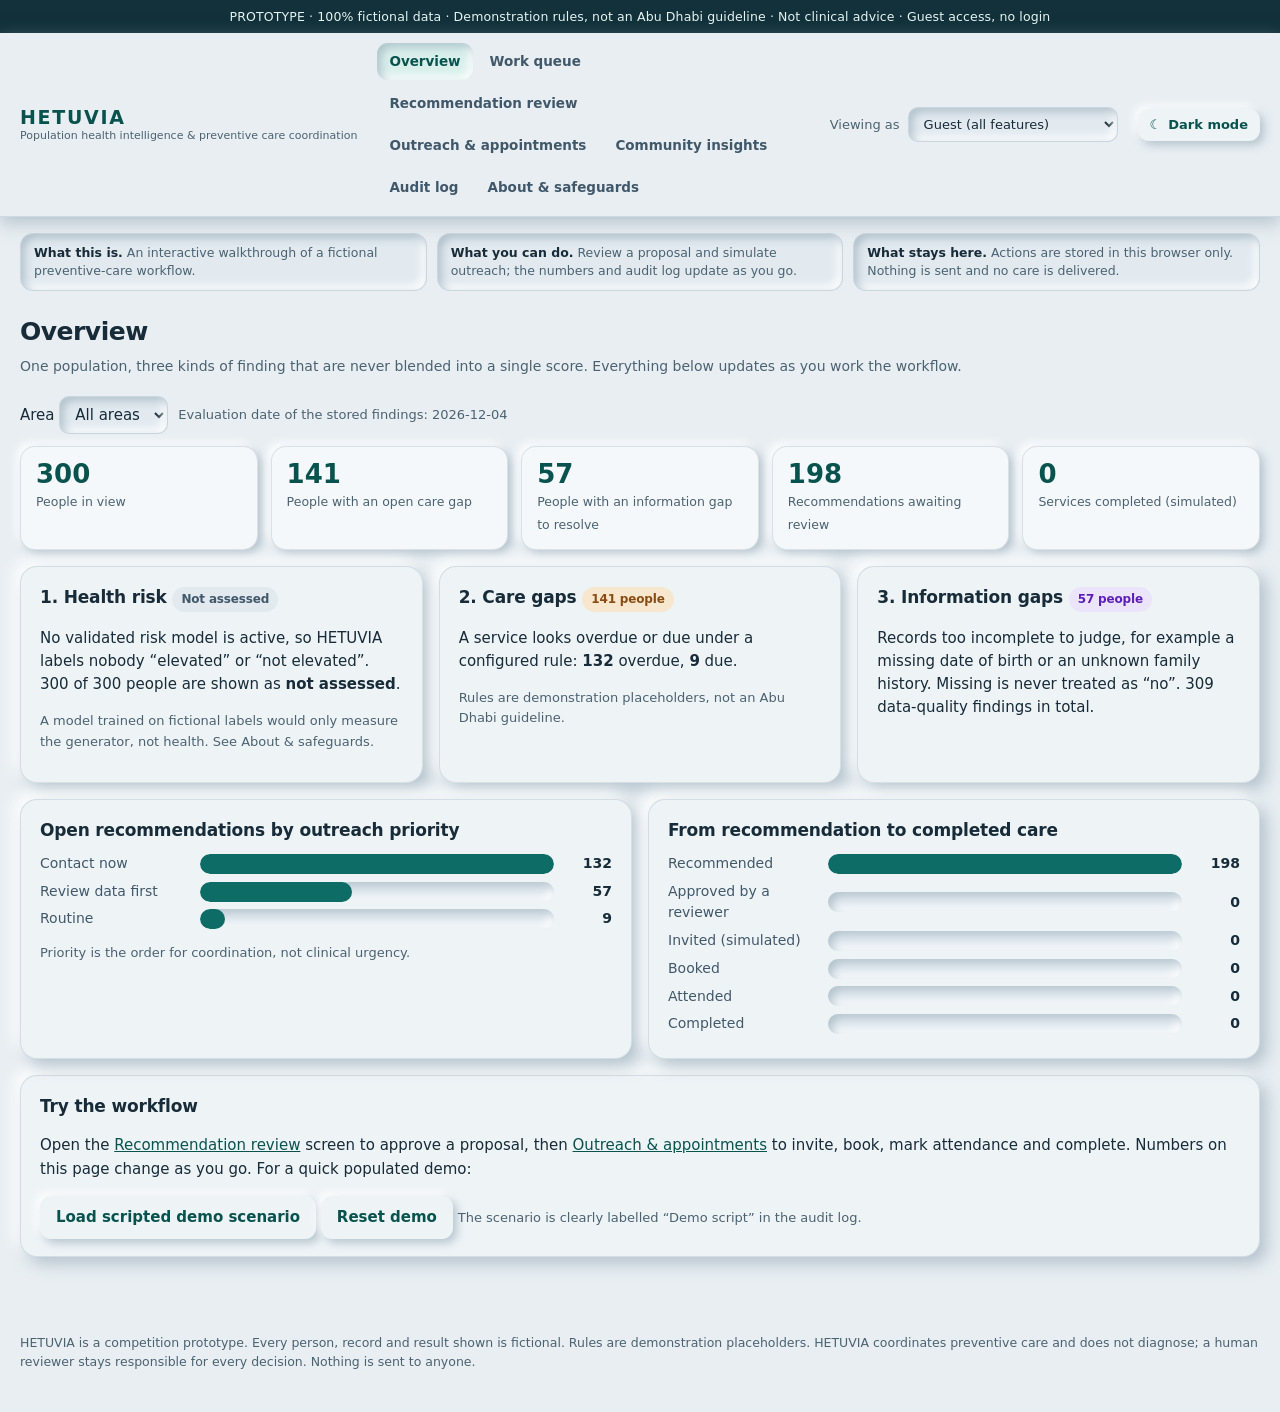
<file: docs/index.html>
<!doctype html>
<html lang="en">
<head>
<meta charset="utf-8">
<meta name="viewport" content="width=device-width, initial-scale=1">
<title>HETUVIA – Preventive care coordination (prototype)</title>
<script>(function(){try{var t=localStorage.getItem("hetuvia-theme");if(t!=="light"&&t!=="dark"){t=window.matchMedia("(prefers-color-scheme: dark)").matches?"dark":"light"}document.documentElement.setAttribute("data-theme",t)}catch(e){}})()</script>
<style>
:root,:root[data-theme="light"]{color-scheme:light;--bg:#e8eef2;--surface:#eef3f6;--raised-surface:#f4f8fa;--inset-surface:#e2eaf0;
--ink:#172b38;--muted:#4b6271;--faint:#647987;--line:rgba(124,150,168,.24);--accent:#0d6d66;--accent-d:#09534e;--accent-s:#d8efeb;
--amber:#8a4b12;--amber-s:#f8e7cf;--violet:#5b21b6;--violet-s:#ece4fb;--green:#176b4a;--green-s:#d9efe4;--red:#a42b22;--red-s:#f8dfdc;
--blue:#1d4ed8;--blue-s:#dde9fc;--slate:#41586a;--slate-s:#e2e9ef;--shadow-d:rgba(145,165,180,.58);--shadow-l:rgba(255,255,255,.95);
--raised:7px 7px 15px var(--shadow-d),-7px -7px 15px var(--shadow-l);--raised-sm:4px 4px 9px var(--shadow-d),-4px -4px 9px var(--shadow-l);
--inset:inset 4px 4px 8px var(--shadow-d),inset -4px -4px 8px var(--shadow-l);--ring:0 0 0 3px rgba(13,109,102,.3);
--banner-bg:#12313a;--banner-ink:#e6f4f3}
:root[data-theme="dark"]{color-scheme:dark;--bg:#131c24;--surface:#1b2731;--raised-surface:#202e39;--inset-surface:#16212a;
--ink:#e9f2f6;--muted:#adc1cd;--faint:#90a7b5;--line:rgba(163,190,207,.18);--accent:#63d9cc;--accent-d:#a3f0e7;--accent-s:#174541;
--amber:#f0bc79;--amber-s:#42321f;--violet:#c4b5fd;--violet-s:#33285a;--green:#88d8ae;--green-s:#1c4030;--red:#ff9d95;--red-s:#462522;
--blue:#93c5fd;--blue-s:#1e3554;--slate:#b8cbd6;--slate-s:#263540;--shadow-d:rgba(3,8,12,.68);--shadow-l:rgba(110,140,160,.15);
--ring:0 0 0 3px rgba(99,217,204,.32);--banner-bg:#0a2429;--banner-ink:#d9f5f0}
*{box-sizing:border-box}
html{min-height:100%;background:var(--bg)}
body{margin:0;min-height:100vh;font:15px/1.55 system-ui,-apple-system,"Segoe UI",Roboto,sans-serif;background:var(--bg);color:var(--ink)}
:focus-visible{outline:none;box-shadow:var(--ring)}
a{color:var(--accent-d)}
.banner{background:var(--banner-bg);color:var(--banner-ink);font-size:12.5px;text-align:center;padding:7px 12px;letter-spacing:.01em}
header.top{background:var(--bg);border-bottom:1px solid var(--line);position:sticky;top:0;z-index:5;box-shadow:0 6px 16px var(--shadow-d)}
.top-in{max-width:1280px;margin:0 auto;display:flex;align-items:center;gap:20px;padding:10px 20px;flex-wrap:wrap}
.brand{font-weight:800;letter-spacing:.09em;color:var(--accent-d);font-size:19px;line-height:1.1}
.brand small{display:block;font-weight:500;letter-spacing:0;color:var(--muted);font-size:11px;margin-top:2px}
nav{display:flex;gap:5px;flex-wrap:wrap;flex:1}
nav a{padding:8px 12px;border-radius:11px;text-decoration:none;color:var(--slate);font-weight:650;font-size:13.5px;box-shadow:0 0 0 1px transparent}
nav a:hover{background:var(--slate-s);transform:translateY(-1px)}
nav a.on{background:var(--accent-s);color:var(--accent-d);box-shadow:var(--inset)}
.role{display:flex;align-items:center;gap:8px;font-size:13px;color:var(--muted)}
.theme-toggle{display:inline-flex;align-items:center;gap:7px;white-space:nowrap}
.theme-toggle .theme-sun,.theme-toggle .theme-moon,.theme-toggle .theme-label-light,.theme-toggle .theme-label-dark{display:none}
:root[data-theme="light"] .theme-toggle .theme-moon,:root[data-theme="light"] .theme-toggle .theme-label-light{display:inline}
:root[data-theme="dark"] .theme-toggle .theme-sun,:root[data-theme="dark"] .theme-toggle .theme-label-dark{display:inline}
.context-strip{max-width:1280px;margin:16px auto 0;padding:0 20px;display:grid;gap:10px;grid-template-columns:repeat(auto-fit,minmax(250px,1fr))}
.context-strip div{border:1px solid var(--line);border-radius:13px;padding:10px 13px;background:var(--inset-surface);box-shadow:var(--inset);color:var(--muted);font-size:12.5px;line-height:1.45}
.context-strip b{color:var(--ink)}
select,input[type=text],textarea{font:inherit;padding:8px 11px;border:1px solid var(--line);border-radius:10px;background:var(--inset-surface);box-shadow:var(--inset);color:var(--ink)}
textarea{width:100%;min-height:72px;resize:vertical}
main{max-width:1280px;margin:0 auto;padding:22px 20px 60px}
h1{font-size:25px;margin:0 0 4px;letter-spacing:-.02em}
h2{font-size:17px;margin:0 0 10px;letter-spacing:-.01em}
h3{font-size:15px;margin:14px 0 6px}
.sub{color:var(--muted);margin:0 0 18px;font-size:14px}
.card{background:var(--surface);border:1px solid var(--line);border-radius:17px;padding:17px 19px;margin-bottom:16px;box-shadow:var(--raised)}
.grid{display:grid;gap:16px}
.g2{grid-template-columns:repeat(auto-fit,minmax(340px,1fr))}
.g3{grid-template-columns:repeat(auto-fit,minmax(300px,1fr))}
.kpis{display:grid;gap:13px;grid-template-columns:repeat(auto-fit,minmax(170px,1fr));margin-bottom:16px}
.kpi{background:var(--raised-surface);border:1px solid var(--line);border-radius:15px;padding:13px 15px;box-shadow:var(--raised-sm)}
.kpi b{display:block;font-size:26px;line-height:1.15;color:var(--accent-d)}
.kpi span{color:var(--muted);font-size:12.5px}
.chip{display:inline-block;padding:3px 9px;border-radius:999px;font-size:12px;font-weight:700;white-space:nowrap}
.chip.amber{background:var(--amber-s);color:var(--amber)}.chip.violet{background:var(--violet-s);color:var(--violet)}
.chip.slate{background:var(--slate-s);color:var(--slate)}.chip.green{background:var(--green-s);color:var(--green)}
.chip.red{background:var(--red-s);color:var(--red)}.chip.blue{background:var(--blue-s);color:var(--blue)}.chip.teal{background:var(--accent-s);color:var(--accent-d)}
table{border-collapse:collapse;width:100%}
th,td{text-align:left;padding:9px 11px;border-bottom:1px solid var(--line);vertical-align:top;font-size:14px}
th{font-size:11px;text-transform:uppercase;letter-spacing:.07em;color:var(--muted)}
tr.clickable{cursor:pointer}tr.clickable:hover td,tr.clickable:focus td{background:var(--accent-s)}
table.kv td:first-child{color:var(--muted);width:38%}
table.kv td{border-bottom:1px dashed var(--line);padding:5px 6px}
.filters{display:flex;gap:10px;flex-wrap:wrap;align-items:center;margin-bottom:12px}
.btn{font:inherit;font-weight:700;border:1px solid transparent;background:var(--accent);color:#fff;padding:9px 15px;border-radius:11px;cursor:pointer;box-shadow:var(--raised-sm);transition:transform 140ms ease,box-shadow 140ms ease,background 140ms ease}
:root[data-theme="dark"] .btn{color:#08211e}
.btn:hover{background:var(--accent-d);transform:translateY(-1px)}
.btn:active{transform:translateY(0);box-shadow:var(--inset)}
.btn.ghost{background:var(--surface);color:var(--accent-d)}.btn.ghost:hover{background:var(--accent-s)}
.btn.warn{background:var(--amber-s);color:var(--amber);border-color:var(--line)}.btn.danger{background:var(--red-s);color:var(--red);border-color:var(--line)}
.btn[disabled]{opacity:.45;cursor:not-allowed;transform:none}
.btn.sm{padding:5px 11px;font-size:13px}
.split{display:grid;grid-template-columns:340px 1fr;gap:16px;align-items:start}
@media(max-width:860px){.split{grid-template-columns:1fr}}
.list{max-height:640px;overflow:auto;background:var(--inset-surface);border-radius:13px;box-shadow:var(--inset)}
.item{padding:10px 12px;border-bottom:1px solid var(--line);cursor:pointer}
.item:hover{background:var(--accent-s)}.item.sel{background:var(--accent-s);box-shadow:var(--inset)}
.item small{color:var(--muted);display:block}
.note{background:var(--inset-surface);border-left:4px solid var(--accent);padding:10px 12px;border-radius:9px;margin:8px 0;font-size:14px;box-shadow:var(--inset)}
.note.warn{border-color:var(--amber);background:var(--amber-s);box-shadow:none}.note.viol{border-color:var(--violet);background:var(--violet-s);box-shadow:none}
.muted{color:var(--muted)}.small{font-size:13px}
.bar{display:flex;align-items:center;gap:10px;margin:6px 0;font-size:14px}
.bar .lab{width:150px;color:var(--slate)}
.bar .track{flex:1;background:var(--inset-surface);border-radius:999px;height:20px;overflow:hidden;box-shadow:var(--inset)}
.bar .fill{height:100%;background:var(--accent);border-radius:999px}
.bar .val{width:48px;text-align:right;font-weight:700}
.steps{display:flex;gap:6px;flex-wrap:wrap;margin:6px 0 14px}
.step{padding:5px 11px;border-radius:999px;background:var(--slate-s);color:var(--slate);font-size:13px;font-weight:700;box-shadow:var(--raised-sm)}
.step.done{background:var(--green-s);color:var(--green)}.step.now{background:var(--accent);color:#fff}
/* dark‑mode contrast fix – white on #63d9cc is ~1.7:1, so darken the text */
:root[data-theme="dark"] .step.now { color: #08211e; }
.tl{border-left:3px solid var(--line);margin-left:6px;padding-left:14px}
.tl .ev{position:relative;padding:5px 0 8px}
.tl .ev:before{content:"";position:absolute;left:-21px;top:11px;width:10px;height:10px;border-radius:50%;background:var(--slate)}
.tl .ev.miss:before{background:var(--violet)}
.tl .d{font-weight:700;font-size:13px;color:var(--slate)}
.pager{display:flex;gap:10px;align-items:center;margin-top:10px}
.empty{color:var(--muted);padding:18px;text-align:center}
pre{background:var(--inset-surface);border:1px solid var(--line);padding:10px;border-radius:10px;overflow:auto;font-size:12px;max-height:260px;box-shadow:var(--inset)}
footer{max-width:1280px;margin:0 auto;padding:0 20px 40px;color:var(--muted);font-size:12.5px}
#toast{position:fixed;bottom:18px;left:50%;transform:translateX(-50%);background:var(--banner-bg);color:var(--banner-ink);padding:10px 16px;border-radius:12px;display:none;z-index:20;max-width:90vw;box-shadow:var(--raised)}
#toast.bad{background:var(--red);color:#fff}
/* dark‑mode contrast fix – white on #ff9d95 is ~2:1, so use a darker text */
:root[data-theme="dark"] #toast.bad { color: #08211e; }
.msg{background:var(--blue-s);border:1px dashed var(--line);border-radius:11px;padding:10px 12px;white-space:pre-wrap;font-size:14px}
label.inline{display:flex;gap:8px;align-items:flex-start;margin:8px 0;font-size:14px}
.slot{display:inline-block;margin:4px 6px 4px 0;padding:7px 9px;border-radius:9px;background:var(--surface);box-shadow:var(--raised-sm)}
.slot input{margin-right:5px}
</style>
</head>
<body>
<div class="banner">PROTOTYPE &middot; 100% fictional data &middot; Demonstration rules, not an Abu Dhabi guideline &middot; Not clinical advice &middot; Guest access, no login</div>
<header class="top"><div class="top-in">
  <div class="brand">HETUVIA<small>Population health intelligence &amp; preventive care coordination</small></div>
  <nav id="nav"></nav>
  <div class="role"><label for="role">Viewing as</label><select id="role"></select></div>
  <button type="button" class="btn ghost sm theme-toggle" id="themeToggle" aria-label="Toggle colour theme">
    <span class="theme-sun" aria-hidden="true">☀</span><span class="theme-moon" aria-hidden="true">☾</span><span class="theme-label-light">Dark mode</span><span class="theme-label-dark">Light mode</span>
  </button>
</div></header>
<div class="context-strip">
  <div><b>What this is.</b> An interactive walkthrough of a fictional preventive-care workflow.</div>
  <div><b>What you can do.</b> Review a proposal and simulate outreach; the numbers and audit log update as you go.</div>
  <div><b>What stays here.</b> Actions are stored in this browser only. Nothing is sent and no care is delivered.</div>
</div>
<main id="app"><div class="card">Loading&hellip;</div></main>
<footer>HETUVIA is a competition prototype. Every person, record and result shown is fictional. Rules are demonstration placeholders. HETUVIA coordinates preventive care and does not diagnose; a human reviewer stays responsible for every decision. Nothing is sent to anyone.</footer>
<div id="toast"></div>
<noscript>This page needs JavaScript.</noscript>
<script src="data.js"></script>
<script>
(function () {
'use strict';
const D = window.HETUVIA_DATA;
const app = document.getElementById('app');
document.getElementById('themeToggle').addEventListener('click', () => {
  const current = document.documentElement.getAttribute('data-theme') === 'dark' ? 'dark' : 'light';
  const next = current === 'dark' ? 'light' : 'dark';
  document.documentElement.setAttribute('data-theme', next);
  try { localStorage.setItem('hetuvia-theme', next); } catch (e) { /* private browsing */ }
});
if (!D) { app.innerHTML = '<div class="card"><h2>Data file not found</h2><p>data.js must sit next to index.html. See the README for the export command.</p></div>'; return; }

/* ---------- keep every date relative to today ---------- */
const ORIGINAL_EVAL_ISO = D.meta.evaluated_on;
const ORIGINAL_EVAL = new Date(ORIGINAL_EVAL_ISO + 'T00:00:00Z');
const TODAY_ISO = new Date().toISOString().slice(0, 10);
const TODAY_UTC = new Date(TODAY_ISO + 'T00:00:00Z');
const DATE_SHIFT_DAYS = Math.round((TODAY_UTC - ORIGINAL_EVAL) / 86400000);
function shiftIsoDate(s) {
  if (typeof s !== 'string' || !/^\d{4}-\d{2}-\d{2}$/.test(s)) return s;
  const d = new Date(s + 'T00:00:00Z');
  d.setUTCDate(d.getUTCDate() + DATE_SHIFT_DAYS);
  return d.toISOString().slice(0, 10);
}
function shiftDates(obj, seen) {
  if (!obj || typeof obj !== 'object') return;
  if (seen.has(obj)) return;
  seen.add(obj);
  if (Array.isArray(obj)) {
    for (let i = 0; i < obj.length; i++) shiftDates(obj[i], seen);
  } else {
    for (const k in obj) {
      const v = obj[k];
      if (typeof v === 'string' && /^\d{4}-\d{2}-\d{2}$/.test(v)) obj[k] = shiftIsoDate(v);
      else if (v && typeof v === 'object') shiftDates(v, seen);
    }
  }
}
shiftDates(D, new WeakSet());
D.meta.evaluated_on = TODAY_ISO;

/* ---------- constants ---------- */
const EVAL = new Date(D.meta.evaluated_on + 'T00:00:00Z');
const MIN_CELL = 5, MIN_DENOM = 10, PAGE = 25;
const PRIORITY = {
  contact_now: { label: 'Contact now', cls: 'amber', rank: 0 },
  review_data_first: { label: 'Review data first', cls: 'violet', rank: 1 },
  routine: { label: 'Routine', cls: 'slate', rank: 2 }
};
const STATUS = {
  pending_review: { label: 'Pending review', cls: 'slate' }, approved: { label: 'Approved', cls: 'green' },
  deferred: { label: 'Deferred', cls: 'amber' }, rejected: { label: 'Rejected', cls: 'red' },
  closed: { label: 'Closed (gap closed)', cls: 'blue' }, completed: { label: 'Completed', cls: 'blue' }
};
const STAGES = ['not_started', 'invited', 'booked', 'attended', 'completed'];
const STAGE_LABEL = { not_started: 'Approved', invited: 'Invited', booked: 'Booked', attended: 'Attended', missed: 'Missed (recall)', completed: 'Completed' };
const STATE_TEXT = {
  present: 'Present', explicitly_absent: 'Explicitly absent (documented)', unknown: 'Unknown \u2014 not recorded',
  not_collected: 'Not collected', not_applicable: 'Not applicable', stale: 'Stale'
};
const OBS_LABEL = { height: 'Height', weight: 'Weight', systolic_blood_pressure: 'Systolic blood pressure' };
const ROLES = {
  guest: { label: 'Guest (all features)', actor: 'Guest user', can: { review: 1, outreach: 1, reset: 1 } },
  reviewer: { label: 'Clinical reviewer', actor: 'Dr Demo Reviewer', can: { review: 1 } },
  coordinator: { label: 'Outreach coordinator', actor: 'Sam Demo Coordinator', can: { outreach: 1 } },
  analyst: { label: 'Population health analyst', actor: 'Analyst Demo', can: {} },
  admin: { label: 'System administrator', actor: 'Admin Demo', can: { reset: 1 } }
};
const NAV = [['overview', 'Overview'], ['queue', 'Work queue'], ['review', 'Recommendation review'], ['outreach', 'Outreach & appointments'], ['insights', 'Community insights'], ['audit', 'Audit log'], ['about', 'About & safeguards']];

/* ---------- helpers ---------- */
const esc = s => String(s == null ? '' : s).replace(/[&<>"']/g, c => ({ '&': '&amp;', '<': '&lt;', '>': '&gt;', '"': '&quot;', "'": '&#39;' }[c]));
const chip = (t, c) => '<span class="chip ' + (c || 'slate') + '">' + esc(t) + '</span>';
const nice = s => { s = String(s || '').replace(/^demo_/, '').replace(/_/g, ' '); return s.charAt(0).toUpperCase() + s.slice(1); };
const short = t => String(t || '').replace(/ \(demonstration\)$/, '');
const stateText = s => STATE_TEXT[s] || nice(s);
function ageOn(dob) {
  if (!dob) return null;
  const y = +dob.slice(0, 4), m = +dob.slice(5, 7), d = +dob.slice(8, 10);
  let a = EVAL.getUTCFullYear() - y;
  const em = EVAL.getUTCMonth() + 1, ed = EVAL.getUTCDate();
  if (em < m || (em === m && ed < d)) a--;
  return a;
}
function classifyOutcome(dueDate) {
  if (!dueDate) return 'up_to_date';
  const today = new Date(TODAY_ISO + 'T00:00:00Z');
  const due = new Date(String(dueDate).slice(0, 10) + 'T00:00:00Z');
  const diffDays = (due - today) / 86400000;
  if (diffDays < 0) return 'overdue';
  if (diffDays <= 30) return 'due';
  return 'up_to_date';
}
const kv = rows => '<table class="kv">' + rows.map(r => '<tr><td>' + esc(r[0]) + '</td><td>' + (r[2] ? r[1] : esc(r[1] == null ? '\u2014' : r[1])) + '</td></tr>').join('') + '</table>';
const cell = n => (n > 0 && n < MIN_CELL) ? '<' + MIN_CELL : String(n);
const rate = (n, d) => d < MIN_DENOM ? 'n/a (n<' + MIN_DENOM + ')' : (n > 0 && n < MIN_CELL) ? 'suppressed' : Math.round(100 * n / d) + '%';
const rateNum = (n, d) => (d < MIN_DENOM || (n > 0 && n < MIN_CELL)) ? null : 100 * n / d;
function toast(msg, bad) {
  const t = document.getElementById('toast');
  t.textContent = msg; t.className = bad ? 'bad' : ''; t.style.display = 'block';
  clearTimeout(toast.h); toast.h = setTimeout(() => { t.style.display = 'none'; }, 3200);
}

/* ---------- data ---------- */
const PEOPLE = D.people, BY_ID = {}, RECS = [], REC = {};
PEOPLE.forEach(p => {
  BY_ID[p.id] = p; p.age = ageOn(p.dob);
  (p.gaps || []).forEach(g => { const fresh = classifyOutcome(g.due); if (fresh) g.outcome = fresh; });
  p.recs.forEach(r => { r.pid = p.id; RECS.push(r); REC[r.id] = r; });
});
const AREAS = Array.from(new Set(PEOPLE.map(p => p.area))).sort();
const LANGS = Array.from(new Set(PEOPLE.map(p => p.language || 'unknown'))).sort();

/* ---------- state (kept in this browser only) ---------- */
const KEY = 'hetuvia-demo-state-v3';
const blank = () => ({ sig: D.meta.generated_at, role: 'guest', decisions: {}, outreach: {}, audit: [] });
let S;
try { S = JSON.parse(localStorage.getItem(KEY)); } catch (e) { S = null; }
if (!S || S.sig !== D.meta.generated_at || !ROLES[S.role]) S = blank();
const save = () => { try { localStorage.setItem(KEY, JSON.stringify(S)); } catch (e) { /* storage may be blocked; the demo still works */ } };
const F = { area: 'all', q: '', priority: 'all', kind: 'all', status: 'all', page: 0, rpriority: 'all', reviewSel: null, outSel: null };

const can = a => !!ROLES[S.role].can[a];
const whoNow = () => ({ actor: ROLES[S.role].actor, role: ROLES[S.role].label });
function logAudit(w, action, r, detail) {
  S.audit.push({ t: new Date().toISOString(), actor: w.actor, role: w.role, action: action, rec: r ? r.id : null, pid: r ? r.pid : null, detail: detail || '' });
}
function recStatus(r) {
  const o = S.outreach[r.id];
  if (o && o.completedAt) return 'completed';
  const d = S.decisions[r.id];
  return d ? d.status : r.status;
}
const isOpen = r => { const s = recStatus(r); return s === 'pending_review' || s === 'approved' || s === 'deferred'; };
function stageOf(r) {
  const o = S.outreach[r.id];
  if (!o) return 'not_started';
  if (o.completedAt) return 'completed';
  if (o.attendance === 'attended') return 'attended';
  if (o.attendance === 'missed') return 'missed';
  if (o.booking) return 'booked';
  if (o.invitedAt) return 'invited';
  return 'not_started';
}
const topPriority = list => list.reduce((best, r) => (!best || PRIORITY[r.priority].rank < PRIORITY[best].rank) ? r.priority : best, null);

/* ---------- workflow actions (each returns an error string or null) ---------- */
function doDecision(r, decision, note, w) {
  const st = recStatus(r);
  if (st !== 'pending_review' && st !== 'deferred') return 'This recommendation is ' + STATUS[st].label.toLowerCase() + ' and cannot be reviewed.';
  note = (note || '').trim();
  if ((decision === 'defer' || decision === 'reject') && !note) return 'A note is required to defer or reject.';
  S.decisions[r.id] = { status: { approve: 'approved', defer: 'deferred', reject: 'rejected' }[decision], reviewer: w.actor, note: note, at: new Date().toISOString() };
  logAudit(w, 'recommendation_' + decision, r, note ? 'Note: ' + note : '');
  save(); return null;
}
function doInvite(r, channel, consent, w) {
  if (recStatus(r) !== 'approved') return 'Only approved recommendations can be followed up.';
  if (stageOf(r) !== 'not_started') return 'An invitation already exists.';
  if (!consent) return 'Confirm the consent and contact-preference check first.';
  const now = new Date().toISOString(), p = BY_ID[r.pid];
  S.outreach[r.id] = { channel: channel, language: p.language || null, consentAt: now, invitedAt: now,
    events: [{ t: now, type: 'Invitation (simulated)', detail: channel + ' - nothing was sent' }] };
  logAudit(w, 'invitation_simulated', r, channel); save(); return null;
}
function doBook(r, slot, w) {
  const st = stageOf(r), o = S.outreach[r.id];
  if (st !== 'invited' && st !== 'missed') return 'Send an invitation first.';
  if (!slot) return 'Choose a slot.';
  const now = new Date().toISOString();
  o.booking = { slot: slot }; o.bookedAt = o.bookedAt || now; o.attendance = null;
  o.events.push({ t: now, type: 'Appointment booked (simulated)', detail: slot });
  logAudit(w, 'appointment_booked', r, slot); save(); return null;
}
function doAttendance(r, result, w) {
  const o = S.outreach[r.id];
  if (stageOf(r) !== 'booked') return 'Book an appointment first.';
  const now = new Date().toISOString();
  if (result === 'attended') {
    o.attendance = 'attended'; o.attendedAt = now;
    o.events.push({ t: now, type: 'Attended', detail: o.booking.slot });
  } else {
    o.attendance = 'missed'; o.missedCount = (o.missedCount || 0) + 1;
    o.events.push({ t: now, type: 'Missed - recall started', detail: o.booking.slot });
    o.booking = null;
  }
  logAudit(w, 'attendance_' + result, r, ''); save(); return null;
}
function doComplete(r, w) {
  const o = S.outreach[r.id];
  if (stageOf(r) !== 'attended') return 'The person must attend first.';
  const now = new Date().toISOString();
  o.completedAt = now; o.events.push({ t: now, type: 'Service completed and recorded', detail: 'Gap closed' });
  logAudit(w, 'service_completed', r, 'Recommendation closed by completion'); save(); return null;
}
function runScenario() {
  S = blank(); save();
  const w = { actor: 'Demo script', role: 'Scripted demo' };
  const by = (a, b) => a.pid < b.pid ? -1 : a.pid > b.pid ? 1 : 0;
  const service = RECS.filter(r => r.kind === 'service' && r.priority === 'contact_now').sort(by);
  const info = RECS.filter(r => r.kind === 'information').sort(by);
  const slots = makeSlots();
  service.slice(0, 40).forEach((r, i) => {
    doDecision(r, 'approve', '', w);
    if (i < 32) doInvite(r, i % 3 === 0 ? 'Phone call' : 'SMS', true, w);
    if (i < 26) doBook(r, slots[i % slots.length].value, w);
    if (i < 22) {
      if (i % 6 === 5) { doAttendance(r, 'missed', w); if (i % 12 === 5) doBook(r, slots[(i + 2) % slots.length].value, w); }
      else doAttendance(r, 'attended', w);
    }
    if (i < 16 && S.outreach[r.id] && S.outreach[r.id].attendance === 'attended') doComplete(r, w);
  });
  service.slice(40, 46).forEach((r, i) => { if (i < 3) doDecision(r, 'defer', 'Waiting for the family to confirm availability.', w); else if (i < 5) doDecision(r, 'reject', 'Duplicate of an existing booking.', w); else doDecision(r, 'approve', '', w); });
  info.slice(0, 12).forEach(r => doDecision(r, 'approve', '', w));
  save();
}
function makeSlots() {
  const out = [], times = ['09:00', '11:30', '14:00'];
  const d = new Date(EVAL.getTime() + 7 * 86400000);
  while (out.length < 9) {
    const wd = d.getUTCDay();
    if (wd !== 0 && wd !== 6) { // simulated clinic works Monday to Friday
      times.forEach(t => { if (out.length < 9) { const iso = d.toISOString().slice(0, 10); out.push({ value: iso + ' ' + t, label: d.toUTCString().slice(0, 11) + ' ' + t }); } });
    }
    d.setUTCDate(d.getUTCDate() + 1);
  }
  return out;
}

/* ---------- views ---------- */
function funnel(recs) {
  const f = { total: recs.length, approved: 0, invited: 0, booked: 0, attended: 0, completed: 0 };
  recs.forEach(r => {
    const st = recStatus(r), o = S.outreach[r.id] || {};
    if (st === 'approved' || st === 'completed') f.approved++;
    if (o.invitedAt) f.invited++; if (o.bookedAt) f.booked++; if (o.attendedAt) f.attended++; if (o.completedAt) f.completed++;
  });
  return f;
}
const bars = (items, max) => items.map(i => '<div class="bar"><div class="lab">' + esc(i[0]) + '</div><div class="track"><div class="fill" style="width:' + (max ? Math.max(i[1] ? 2 : 0, Math.round(100 * i[1] / max)) : 0) + '%"></div></div><div class="val">' + i[1] + '</div></div>').join('');

function viewOverview() {
  const ppl = PEOPLE.filter(p => F.area === 'all' || p.area === F.area);
  const recs = []; ppl.forEach(p => p.recs.forEach(r => recs.push(r)));
  const cnt = { pending_review: 0, approved: 0, deferred: 0, rejected: 0, closed: 0, completed: 0 };
  recs.forEach(r => { cnt[recStatus(r)]++; });
  const careP = new Set(), infoP = new Set(); let overdue = 0, due = 0;
  recs.forEach(r => {
    if (!isOpen(r)) return;
    if (r.kind === 'service') { careP.add(r.pid); if (r.priority === 'contact_now') overdue++; else due++; } else infoP.add(r.pid);
  });
  const pri = { contact_now: 0, review_data_first: 0, routine: 0 };
  recs.forEach(r => { if (isOpen(r)) pri[r.priority]++; });
  const f = funnel(recs);
  const dqTotal = ppl.reduce((n, p) => n + p.dq.length, 0);
  return `<h1>Overview</h1>
  <p class="sub">One population, three kinds of finding that are never blended into a single score. Everything below updates as you work the workflow.</p>
  <div class="filters"><label>Area <select data-filter="area"><option value="all">All areas</option>${AREAS.map(a => '<option' + (F.area === a ? ' selected' : '') + '>' + a + '</option>').join('')}</select></label>
  <span class="muted small">Evaluation date of the stored findings: ${esc(D.meta.evaluated_on)}</span></div>
  <div class="kpis">
    <div class="kpi"><b>${ppl.length}</b><span>People in view</span></div>
    <div class="kpi"><b>${careP.size}</b><span>People with an open care gap</span></div>
    <div class="kpi"><b>${infoP.size}</b><span>People with an information gap to resolve</span></div>
    <div class="kpi"><b>${cnt.pending_review + cnt.deferred}</b><span>Recommendations awaiting review</span></div>
    <div class="kpi"><b>${f.completed}</b><span>Services completed (simulated)</span></div>
  </div>
  <div class="grid g3">
    <div class="card"><h2>1. Health risk ${chip('Not assessed', 'slate')}</h2>
      <p>No validated risk model is active, so HETUVIA labels nobody &ldquo;elevated&rdquo; or &ldquo;not elevated&rdquo;. ${ppl.length} of ${ppl.length} people are shown as <b>not assessed</b>.</p>
      <p class="muted small">A model trained on fictional labels would only measure the generator, not health. See About &amp; safeguards.</p></div>
    <div class="card"><h2>2. Care gaps ${chip(careP.size + ' people', 'amber')}</h2>
      <p>A service looks overdue or due under a configured rule: <b>${overdue}</b> overdue, <b>${due}</b> due.</p>
      <p class="muted small">Rules are demonstration placeholders, not an Abu Dhabi guideline.</p></div>
    <div class="card"><h2>3. Information gaps ${chip(infoP.size + ' people', 'violet')}</h2>
      <p>Records too incomplete to judge, for example a missing date of birth or an unknown family history. Missing is never treated as &ldquo;no&rdquo;. ${dqTotal} data-quality findings in total.</p></div>
  </div>
  <div class="grid g2">
    <div class="card"><h2>Open recommendations by outreach priority</h2>
      ${bars([['Contact now', pri.contact_now], ['Review data first', pri.review_data_first], ['Routine', pri.routine]], Math.max(1, pri.contact_now, pri.review_data_first, pri.routine))}
      <p class="muted small">Priority is the order for coordination, not clinical urgency.</p></div>
    <div class="card"><h2>From recommendation to completed care</h2>
      ${bars([['Recommended', f.total], ['Approved by a reviewer', f.approved], ['Invited (simulated)', f.invited], ['Booked', f.booked], ['Attended', f.attended], ['Completed', f.completed]], Math.max(1, f.total))}</div>
  </div>
  <div class="card"><h2>Try the workflow</h2>
    <p>Open the <a href="#/review">Recommendation review</a> screen to approve a proposal, then <a href="#/outreach">Outreach &amp; appointments</a> to invite, book, mark attendance and complete. Numbers on this page change as you go. For a quick populated demo:</p>
    <button class="btn ghost" data-act="scenario">Load scripted demo scenario</button>
    <button class="btn ghost" data-act="reset" ${can('reset') ? '' : 'disabled'}>Reset demo</button>
    <span class="muted small"> The scenario is clearly labelled &ldquo;Demo script&rdquo; in the audit log.</span></div>`;
}

function queueRows() {
  const rows = [];
  PEOPLE.forEach(p => {
    if (!p.recs.length) return;
    if (F.area !== 'all' && p.area !== F.area) return;
    if (F.q && p.id.toLowerCase().indexOf(F.q.toLowerCase()) < 0) return;
    const recs = p.recs.filter(r => (F.priority === 'all' || r.priority === F.priority) && (F.kind === 'all' || r.kind === F.kind) && (F.status === 'all' || recStatus(r) === F.status));
    if (!recs.length) return;
    const open = recs.filter(isOpen);
    const cat = open.length ? topPriority(open) : null;
    rows.push({ p: p, recs: recs, cat: cat, rank: cat ? PRIORITY[cat].rank : 9 });
  });
  rows.sort((a, b) => a.rank - b.rank || (a.p.id < b.p.id ? -1 : 1));
  return rows;
}
function drawQueue() {
  const box = document.getElementById('qtable'); if (!box) return;
  const rows = queueRows(), pages = Math.max(1, Math.ceil(rows.length / PAGE));
  if (F.page >= pages) F.page = pages - 1;
  const slice = rows.slice(F.page * PAGE, F.page * PAGE + PAGE);
  box.innerHTML = rows.length ? `<table><thead><tr><th>Person</th><th>Age</th><th>Area</th><th>Queue category</th><th>Recommendations</th></tr></thead><tbody>${slice.map(r =>
    `<tr class="clickable" data-act="open-person" data-id="${esc(r.p.id)}"><td><b>${esc(r.p.id)}</b></td><td>${r.p.age == null ? chip('Unknown', 'violet') : r.p.age}</td><td>${esc(r.p.area)}</td>
    <td>${r.cat ? chip(PRIORITY[r.cat].label, PRIORITY[r.cat].cls) : chip('No open item', 'slate')}</td>
    <td>${r.recs.map(x => chip(short(x.pathway_title) + ' \u00b7 ' + STATUS[recStatus(x)].label, STATUS[recStatus(x)].cls)).join(' ')}</td></tr>`).join('')}</tbody></table>
    <div class="pager"><button class="btn ghost sm" data-act="page" data-page="${F.page - 1}" ${F.page === 0 ? 'disabled' : ''}>Previous</button><span class="muted small">Page ${F.page + 1} of ${pages} &middot; ${rows.length} people</span><button class="btn ghost sm" data-act="page" data-page="${F.page + 1}" ${F.page >= pages - 1 ? 'disabled' : ''}>Next</button></div>`
    : '<div class="empty">No people match these filters.</div>';
}
function viewQueue() {
  const opt = (key, items) => items.map(i => `<option value="${i[0]}"${F[key] === i[0] ? ' selected' : ''}>${esc(i[1])}</option>`).join('');
  return `<h1>Work queue</h1><p class="sub">People grouped by the reason they need attention. ${PEOPLE.filter(p => p.recs.length).length} of ${PEOPLE.length} people have at least one recommendation; the rest are up to date or not eligible.</p>
  <div class="card"><div class="filters">
    <input type="text" placeholder="Search person ID" value="${esc(F.q)}" data-filter="q" aria-label="Search person ID">
    <select data-filter="priority">${opt('priority', [['all', 'Any priority'], ['contact_now', 'Contact now'], ['review_data_first', 'Review data first'], ['routine', 'Routine']])}</select>
    <select data-filter="kind">${opt('kind', [['all', 'Any reason'], ['service', 'Care gap'], ['information', 'Information gap']])}</select>
    <select data-filter="status">${opt('status', [['all', 'Any status'], ['pending_review', 'Pending review'], ['approved', 'Approved'], ['deferred', 'Deferred'], ['rejected', 'Rejected'], ['completed', 'Completed']])}</select>
    <select data-filter="area"><option value="all">All areas</option>${AREAS.map(a => '<option' + (F.area === a ? ' selected' : '') + '>' + a + '</option>').join('')}</select>
  </div><div id="qtable"></div></div>`;
}

function gapBlock(g) {
  const e = g.evidence || {};
  const col = g.outcome === 'overdue' ? 'amber' : g.outcome === 'due' ? 'blue' : g.outcome === 'not_assessable' ? 'violet' : 'slate';
  return `<div class="note ${g.outcome === 'not_assessable' ? 'viol' : 'warn'}"><b>${esc(g.rule_id)} v${esc(g.rule_version)}</b> ${chip(nice(g.outcome), col)}<br>${esc(g.message)}
  ${kv([['Age at evaluation', g.age == null ? 'unknown' : g.age], ['Last completed', g.last || 'never recorded'], ['Next due', g.due || 'not computed'], ['Completed without a date', e.undated_completed_count == null ? 0 : e.undated_completed_count], ['Why not assessed', e.reason || null], ['Rule status', e.rule_status || 'demonstration']])}
  <div class="muted small">${esc(e.rule_source || '')}</div></div>`;
}
function viewPerson(id) {
  const p = BY_ID[id];
  if (!p) return '<div class="card"><h2>Person not found</h2><a href="#/queue">Back to the work queue</a></div>';
  const dqBy = {}; p.dq.forEach(d => { (dqBy[d.subject_id] = dqBy[d.subject_id] || []).push(d); });
  const careGaps = p.gaps.filter(g => g.outcome === 'overdue' || g.outcome === 'due');
  const infoGaps = p.gaps.filter(g => g.outcome === 'not_assessable');
  const ev = [];
  p.encounters.forEach(e => ev.push({ d: e.date, k: 'Encounter', t: nice(e.type) + ' \u2014 ' + nice(e.status), miss: false, f: dqBy[e.id] || [] }));
  p.observations.forEach(o => ev.push({ d: o.date, k: 'Measurement', t: (OBS_LABEL[o.type] || nice(o.type)) + ': ' + (o.state === 'present' ? o.value + ' ' + o.unit : stateText(o.state)), miss: o.state !== 'present', f: dqBy[o.id] || [] }));
  p.screenings.forEach(s => ev.push({ d: s.completed || s.due || '', k: 'Screening', t: nice(s.type) + ' \u2014 ' + nice(s.status) + (s.completed ? ' on ' + s.completed : s.status === 'completed' ? ' (completion date missing)' : s.due ? ' (due ' + s.due + ')' : ' (no due date)'), miss: (s.status === 'completed' && !s.completed) || !s.due, f: dqBy[s.id] || [] }));
  ev.sort((a, b) => (b.d || '').localeCompare(a.d || ''));
  const hist = S.audit.filter(a => a.pid === p.id).slice().reverse();
  return `<p><a href="#/queue">&larr; Work queue</a></p>
  <h1>Person ${esc(p.id)}</h1>
  <p class="sub">${p.age == null ? chip('Age unknown', 'violet') : 'Age ' + p.age} &middot; ${esc(p.sex || 'sex not recorded')} &middot; area ${esc(p.area)} &middot; language ${p.language ? esc(p.language) : chip('unknown', 'violet')} &middot; status ${esc(p.status)}</p>
  <div class="grid g3">
    <div class="card"><h2>Health risk ${chip('Not assessed', 'slate')}</h2><p class="small">No validated risk model is active. HETUVIA never labels a person &ldquo;elevated&rdquo; without one.</p></div>
    <div class="card"><h2>Care gap ${careGaps.length ? chip(careGaps.length + ' open', 'amber') : chip('None stored', 'green')}</h2>
      ${careGaps.length ? careGaps.map(gapBlock).join('') : '<p class="small">For every rule in effect this person is up to date or not eligible.</p>'}</div>
    <div class="card"><h2>Information gap ${(infoGaps.length || p.dq.length) ? chip((infoGaps.length + p.dq.length) + ' findings', 'violet') : chip('None', 'green')}</h2>
      ${infoGaps.map(gapBlock).join('')}
      ${p.dq.length ? '<table><tbody>' + p.dq.map(d => `<tr><td>${chip(d.rule, d.severity === 'error' ? 'red' : d.severity === 'warning' ? 'amber' : 'slate')}</td><td><b>${esc(nice(d.field))}</b>: ${esc(d.state ? stateText(d.state) : 'conflict')}<div class="muted small">${esc(d.message)}</div></td></tr>`).join('') + '</tbody></table>' : '<p class="small">No data-quality findings.</p>'}</div>
  </div>
  <div class="card"><h2>Proposed next steps</h2>${p.recs.length ? p.recs.map(r => {
    const st = recStatus(r), stg = stageOf(r);
    return `<div class="note ${r.kind === 'information' ? 'viol' : 'warn'}"><b>${esc(short(r.pathway_title))}</b> ${chip(PRIORITY[r.priority].label, PRIORITY[r.priority].cls)} ${chip(STATUS[st].label, STATUS[st].cls)} ${st === 'approved' || st === 'completed' ? chip('Outreach: ' + STAGE_LABEL[stg], 'teal') : ''}
    <ul>${r.reasons.map(x => '<li>' + esc(x) + '</li>').join('')}</ul>
    <div class="small muted">${esc(r.uncertainty)}</div>
    <p><button class="btn ghost sm" data-act="goto-review" data-rec="${r.id}">${st === 'pending_review' || st === 'deferred' ? 'Review this recommendation' : 'View in review'}</button>
    ${st === 'approved' || st === 'completed' ? `<button class="btn ghost sm" data-act="goto-outreach" data-rec="${r.id}">Open outreach</button>` : ''}</p></div>`;
  }).join('') : '<p class="muted">Nothing to recommend: no stored care gap or blocking information gap.</p>'}</div>
  <div class="grid g2">
    <div class="card"><h2>Profile fields</h2>${kv([['Date of birth', p.dob ? p.dob : stateText('unknown')], ['Preferred language', p.language ? p.language : stateText('unknown')], ['Area', p.area], ['Family history', stateText(p.family_history)], ['Encounters on file', p.encounters.length]])}
      <h3>Recorded conditions and family history</h3>${p.conditions.length ? '<table><tbody>' + p.conditions.map(c => `<tr><td>${chip(c.context === 'family_history' ? 'Family' : 'Personal', 'slate')}</td><td>${esc(c.label)} <span class="muted small">(${esc(c.code)})</span></td></tr>`).join('') + '</tbody></table><p class="muted small">Condition codes are demonstration placeholders.</p>' : '<p class="muted small">No conditions recorded. For family history, &ldquo;nothing recorded&rdquo; is shown as the stored state above, never as &ldquo;none&rdquo;.</p>'}</div>
    <div class="card"><h2>Review and outreach history</h2>${hist.length ? '<table><tbody>' + hist.map(a => `<tr><td class="small">${esc(a.t.slice(0, 16).replace('T', ' '))}</td><td><b>${esc(nice(a.action))}</b><div class="muted small">${esc(a.actor)} (${esc(a.role)}) ${esc(a.detail)}</div></td></tr>`).join('') + '</tbody></table>' : '<p class="muted small">No actions recorded for this person yet.</p>'}</div>
  </div>
  <div class="card"><h2>Timeline</h2><p class="muted small">Purple dots mark missing or unreliable information. Provenance in the full system: every row carries its source system, record ID and import time.</p>
    <div class="tl">${ev.length ? ev.map(e => `<div class="ev${e.miss || e.f.length ? ' miss' : ''}"><div class="d">${esc(e.d || 'undated')} &middot; ${esc(e.k)}</div><div>${esc(e.t)} ${e.f.map(x => chip(x.rule, 'violet')).join(' ')}</div></div>`).join('') : '<div class="empty">No events on file.</div>'}</div></div>`;
}

function evidenceHtml(r) {
  const e = r.evidence || {};
  if (r.kind === 'service') return kv([['Rule', r.rule_id + ' v' + r.rule_version], ['Outcome', nice(e.outcome)], ['Age at evaluation', e.age_years], ['Last completed', e.last_completed_on || 'never recorded'], ['Next due', e.due_date], ['Finding', e.message]]);
  const care = (e.care_gap_findings || []).map(c => '<li><b>' + esc(c.rule_id) + '</b>: ' + esc(c.message) + '</li>').join('');
  const dq = (e.data_quality_findings || []).map(d => '<li><b>' + esc(d.rule_code) + ' ' + esc(nice(d.field_name)) + '</b> (' + esc(d.field_state ? stateText(d.field_state) : 'conflict') + '): ' + esc(d.message) + '</li>').join('');
  return '<ul>' + care + dq + '</ul>';
}
function viewReview() {
  const all = RECS.filter(r => { const s = recStatus(r); return s === 'pending_review' || s === 'deferred'; });
  const list = all.filter(r => F.rpriority === 'all' || r.priority === F.rpriority)
    .sort((a, b) => PRIORITY[a.priority].rank - PRIORITY[b.priority].rank || (a.pid < b.pid ? -1 : 1));
  let sel = F.reviewSel && REC[F.reviewSel] ? REC[F.reviewSel] : null;
  if (!sel || (F.reviewSel && list.indexOf(sel) < 0)) sel = list[0] || null;
  if (sel) F.reviewSel = sel.id;
  const tab = (k, l) => `<button class="btn ${F.rpriority === k ? '' : 'ghost'} sm" data-act="rtab" data-k="${k}">${l}</button>`;
  const left = `<div class="card"><div class="filters">${tab('all', 'All (' + all.length + ')')}${tab('contact_now', 'Contact now')}${tab('review_data_first', 'Data first')}${tab('routine', 'Routine')}</div>
    <div class="list">${list.slice(0, 60).map(r => `<div class="item${sel && sel.id === r.id ? ' sel' : ''}" data-act="select-review" data-rec="${r.id}"><b>${esc(r.pid)}</b> ${chip(PRIORITY[r.priority].label, PRIORITY[r.priority].cls)}<small>${esc(short(r.pathway_title))}${recStatus(r) === 'deferred' ? ' \u00b7 deferred' : ''}</small></div>`).join('') || '<div class="empty">Nothing is waiting for review.</div>'}${list.length > 60 ? '<div class="empty small">Showing 60 of ' + list.length + '</div>' : ''}</div></div>`;
  let right;
  if (!sel) right = '<div class="card empty">All recommendations have been reviewed. Open <a href="#/outreach">Outreach &amp; appointments</a> to act on the approved ones.</div>';
  else {
    const dis = can('review') ? '' : 'disabled';
    const past = S.audit.filter(a => a.rec === sel.id).reverse();
    right = `<div class="card"><h2>${esc(short(sel.pathway_title))}</h2>
      <p>Person <a href="#/person/${esc(sel.pid)}"><b>${esc(sel.pid)}</b></a> ${chip(PRIORITY[sel.priority].label, PRIORITY[sel.priority].cls)} ${chip(STATUS[recStatus(sel)].label, STATUS[recStatus(sel)].cls)}</p>
      <h3>Why this person is proposed</h3><ul>${sel.reasons.map(x => '<li>' + esc(x) + '</li>').join('')}</ul>
      <h3>Triggering facts and rule</h3>${evidenceHtml(sel)}
      <div class="note viol"><b>Uncertainty.</b> ${esc(sel.uncertainty)}</div>
      <div class="note"><b>Why a human must review.</b> ${esc(sel.review_required)}</div>
      <h3>Your decision</h3>
      ${can('review') ? '' : '<div class="note warn">The current role (' + esc(ROLES[S.role].label) + ') cannot review. Switch &ldquo;Viewing as&rdquo; to Clinical reviewer or Guest.</div>'}
      <textarea id="note" placeholder="Reviewer note (required to defer or reject)" ${dis}></textarea>
      <p><button class="btn" data-act="decide" data-d="approve" ${dis}>Approve</button> <button class="btn warn" data-act="decide" data-d="defer" ${dis}>Defer</button> <button class="btn danger" data-act="decide" data-d="reject" ${dis}>Reject</button></p>
      ${past.length ? '<h3>Earlier decisions</h3>' + past.map(a => '<div class="small">' + esc(a.t.slice(0, 16).replace('T', ' ')) + ' &middot; ' + esc(nice(a.action)) + ' by ' + esc(a.actor) + ' ' + esc(a.detail) + '</div>').join('') : ''}</div>`;
  }
  return `<h1>Recommendation review</h1><p class="sub">Every proposal needs a human decision. Approve, defer or reject, with a note. Nothing reaches outreach until it is approved, and every decision is written to the audit log.</p><div class="split">${left}${right}</div>`;
}

function messageText(r, p) {
  const what = r.kind === 'service' ? 'your ' + short(r.pathway_title).toLowerCase() : 'a quick check of the details we hold for you (such as date of birth or family history)';
  return 'Hello, this is the HETUVIA demonstration health team.\nOur records suggest you may be due for ' + what + '. If you would like to arrange it, please reply or call the clinic and we will find a time that suits you.\nYou are free to decline, or to ask us not to contact you again.\nReference: ' + p.id + '\n[DEMO: nothing is sent]';
}
function viewOutreach() {
  const list = RECS.filter(r => recStatus(r) === 'approved').sort((a, b) => a.pid < b.pid ? -1 : 1);
  const doneCount = RECS.filter(r => recStatus(r) === 'completed').length;
  let sel = F.outSel && REC[F.outSel] && recStatus(REC[F.outSel]) !== 'pending_review' ? REC[F.outSel] : null;
  if (!sel) sel = list[0] || null;
  if (sel) F.outSel = sel.id;
  const left = `<div class="card"><h2>Approved (${list.length})</h2><div class="list">${list.slice(0, 80).map(r => `<div class="item${sel && sel.id === r.id ? ' sel' : ''}" data-act="select-outreach" data-rec="${r.id}"><b>${esc(r.pid)}</b> ${chip(STAGE_LABEL[stageOf(r)], 'teal')}<small>${esc(short(r.pathway_title))}</small></div>`).join('') || '<div class="empty">Approve something in Recommendation review first.</div>'}</div><p class="muted small">${doneCount} completed so far (closed).</p></div>`;
  let right;
  if (!sel) right = '<div class="card empty">Nothing approved yet.</div>';
  else {
    const p = BY_ID[sel.pid], st = stageOf(sel), o = S.outreach[sel.id] || {}, dis = can('outreach') ? '' : 'disabled';
    const steps = ['not_started', 'invited', 'booked', 'attended', 'completed'];
    const cur = st === 'missed' ? 1 : steps.indexOf(st);
    const stepper = '<div class="steps">' + steps.map((s, i) => `<span class="step ${i < cur ? 'done' : i === cur ? 'now' : ''}">${STAGE_LABEL[s]}</span>`).join('') + (st === 'missed' ? '<span class="step now">Recall: rebook</span>' : '') + '</div>';
    const langWarn = !p.language ? '<div class="note viol">Preferred language is not recorded. In a real deployment the message would be held until it is.</div>' : (p.language !== 'en' ? '<div class="note warn">Preferred language: ' + esc(p.language) + '. Only an English demonstration template exists; a real service would send an approved translation.</div>' : '');
    let action = '';
    if (st === 'not_started') {
      action = `${langWarn}<h3>Message preview</h3><div class="msg">${esc(messageText(sel, p))}</div>
      <label class="inline"><input type="checkbox" id="consent" ${dis}> <span>I checked this person's consent and contact preference. (This dataset holds neither, so the check is recorded by a human.)</span></label>
      <p><select id="channel" ${dis}><option>SMS</option><option>Phone call</option><option>Patient portal</option></select> <button class="btn" data-act="invite" ${dis}>Simulate invitation</button></p>`;
    } else if (st === 'invited' || st === 'missed') {
      const slots = makeSlots();
      action = `<h3>${st === 'missed' ? 'Recall: choose a new slot' : 'Choose an appointment slot (simulated)'}</h3><p>${slots.map((s, i) => `<label class="slot"><input type="radio" name="slot" value="${s.value}" ${i === 0 ? 'checked' : ''} ${dis}>${esc(s.label)}</label>`).join('')}</p><button class="btn" data-act="book" ${dis}>Book appointment</button>`;
    } else if (st === 'booked') {
      action = `<h3>Appointment</h3><p>${esc(o.booking.slot)} (simulated)</p><button class="btn" data-act="attend" data-r="attended" ${dis}>Mark attended</button> <button class="btn warn" data-act="attend" data-r="missed" ${dis}>Mark missed (start recall)</button>`;
    } else if (st === 'attended') {
      action = `<h3>Service delivered</h3><p>Record the completed service. This closes the gap and updates every dashboard.</p><button class="btn" data-act="complete" ${dis}>Record service as completed</button>`;
    } else {
      action = '<div class="note">Completed. The care gap is closed and this person leaves the open work queue.</div>';
    }
    right = `<div class="card"><h2>${esc(short(sel.pathway_title))}</h2><p>Person <a href="#/person/${esc(p.id)}"><b>${esc(p.id)}</b></a> &middot; reviewer ${esc((S.decisions[sel.id] || {}).reviewer || 'n/a')}</p>
      ${can('outreach') ? '' : '<div class="note warn">The current role (' + esc(ROLES[S.role].label) + ') cannot act on outreach. Switch &ldquo;Viewing as&rdquo; to Outreach coordinator or Guest.</div>'}
      ${stepper}${action}
      ${(o.events && o.events.length) ? '<h3>Event history</h3>' + o.events.map(e => '<div class="small">' + esc(e.t.slice(0, 16).replace('T', ' ')) + ' &middot; <b>' + esc(e.type) + '</b> ' + esc(e.detail) + '</div>').join('') : ''}</div>`;
  }
  return `<h1>Outreach &amp; appointments</h1><p class="sub">Only approved recommendations appear here. Invitations, bookings and attendance are simulated: no message is ever sent.</p><div class="split">${left}${right}</div>`;
}

function groupStats(ppl) {
  const g = { n: ppl.length, care: 0, info: 0, approved: 0, invited: 0, completed: 0 };
  ppl.forEach(p => {
    if (p.recs.some(r => r.kind === 'service')) g.care++;
    if (p.recs.some(r => r.kind === 'information')) g.info++;
    p.recs.forEach(r => { const s = recStatus(r), o = S.outreach[r.id] || {}; if (s === 'approved' || s === 'completed') g.approved++; if (o.invitedAt) g.invited++; if (o.completedAt) g.completed++; });
  });
  return g;
}
function viewInsights() {
  const overall = groupStats(PEOPLE), ovCov = rateNum(overall.invited, overall.approved);
  const mk = (title, items) => {
    const rows = items.map(it => {
      const g = groupStats(it.ppl), cov = rateNum(g.invited, g.approved);
      const low = (cov != null && ovCov != null && cov < ovCov - 15) ? ' ' + chip('lower than overall', 'amber') : '';
      return `<tr><td><b>${esc(it.label)}</b></td><td>${cell(g.n)}</td><td>${rate(g.care, g.n)}</td><td>${rate(g.info, g.n)}</td><td>${cell(g.approved)}</td><td>${cell(g.invited)}</td><td>${rate(g.invited, g.approved)}${low}</td><td>${cell(g.completed)}</td><td>${rate(g.completed, g.approved)}</td></tr>`;
    }).join('');
    return `<div class="card"><h2>${title}</h2><table><thead><tr><th>Group</th><th>People</th><th>Care-gap rate</th><th>Info-gap rate</th><th>Approved</th><th>Invited</th><th>Invitation coverage</th><th>Completed</th><th>Completion rate</th></tr></thead><tbody>${rows}
      <tr><td><b>All people</b></td><td>${overall.n}</td><td>${rate(overall.care, overall.n)}</td><td>${rate(overall.info, overall.n)}</td><td>${overall.approved}</td><td>${overall.invited}</td><td>${rate(overall.invited, overall.approved)}</td><td>${overall.completed}</td><td>${rate(overall.completed, overall.approved)}</td></tr></tbody></table></div>`;
  };
  const ageGroup = p => p.age == null ? 'Age unknown' : p.age < 18 ? 'Children (0-17)' : 'Adults (18+)';
  const groups = fn => { const m = {}; PEOPLE.forEach(p => { const k = fn(p); (m[k] = m[k] || []).push(p); }); return Object.keys(m).sort().map(k => ({ label: k, ppl: m[k] })); };
  return `<h1>Community insights</h1><p class="sub">Aggregate reach and care gaps across groups, with privacy safeguards, and a check on whether outreach is reaching groups evenly.</p>
  <div class="note"><b>Privacy rules applied.</b> Counts of 1 to ${MIN_CELL - 1} are hidden (&ldquo;&lt;${MIN_CELL}&rdquo;). Rates are shown only when the group has at least ${MIN_DENOM} people in the denominator and the count behind the rate is not itself hidden, so a rate can never reveal a suppressed count. Differences are descriptive and come from fictional data; they say nothing about real communities.</div>
  ${mk('By area', groups(p => p.area))}${mk('By age group', groups(ageGroup))}${mk('By preferred language', groups(p => p.language || 'unknown'))}
  <p class="muted small">Care-gap rate = people with a care-gap recommendation \u00f7 people in the group. Invitation coverage = invited \u00f7 approved. Completion rate = completed \u00f7 approved. All outreach figures are simulated.</p>`;
}

function viewAudit() {
  const rows = S.audit.slice().reverse().slice(0, 300);
  return `<h1>Audit log</h1><p class="sub">Who did what, and when. Append-only in the full system (PostgreSQL <code>audit_events</code>); this hosted demo keeps its log in your browser only.</p>
  <div class="card">${rows.length ? '<table><thead><tr><th>Time (UTC)</th><th>Who</th><th>Action</th><th>Record</th><th>Detail</th></tr></thead><tbody>' + rows.map(a => `<tr><td class="small">${esc(a.t.slice(0, 19).replace('T', ' '))}</td><td>${esc(a.actor)}<div class="muted small">${esc(a.role)}</div></td><td>${esc(nice(a.action))}</td><td>${a.pid ? '<a href="#/person/' + esc(a.pid) + '">' + esc(a.pid) + '</a>' : '\u2014'}</td><td class="small">${esc(a.detail)}</td></tr>`).join('') + '</tbody></table>' : '<div class="empty">No actions yet. Approve a recommendation to see the first entry.</div>'}</div>`;
}

function viewAbout() {
  return `<h1>About &amp; safeguards</h1><p class="sub">What this prototype is, what it is not, and the rules it will not break.</p>
  <div class="grid g2">
  <div class="card"><h2>What HETUVIA does</h2><p>It helps an authorised health team find people who may need preventive attention, shows exactly why, proposes a configured pathway, gets a human to decide, and tracks the follow-up to completion. It coordinates preventive care. It does not diagnose and it is not a monitor.</p>
    <p>Three findings are kept apart on purpose: <b>health risk</b>, <b>care gap</b> and <b>information gap</b>. They need different next steps, so they are never added into one opaque score.</p></div>
  <div class="card"><h2>Safeguards built in</h2><ul>
    <li><b>Fictional data only.</b> ${PEOPLE.length} generated people; no real patient information anywhere.</li>
    <li><b>Missing is never negative.</b> Unknown, not collected, stale and explicitly absent are separate states. A blank is never read as &ldquo;no&rdquo;.</li>
    <li><b>Demonstration rules.</b> Eligibility ages and intervals are labelled placeholders, not an Abu Dhabi guideline. The rule loader refuses an &ldquo;approved&rdquo; rule without a confirmed source.</li>
    <li><b>No unvalidated model.</b> Health risk reads &ldquo;Not assessed&rdquo;. No accuracy is claimed.</li>
    <li><b>Human review</b> for every recommendation, with a note for defer or reject, and an audit trail.</li>
    <li><b>Evidence on every finding:</b> rule, version, facts and time.</li>
    <li><b>Small-cell suppression</b> and denominators on group statistics.</li>
    <li><b>No real messages.</b> Invitations are simulated, behind a recorded consent check.</li></ul></div>
  <div class="card"><h2>How it is built</h2><p>Python engines (data quality, care gaps, pathways) on PostgreSQL, tested by an automated suite of 164 tests, including a check that the data-quality engine finds every gap deliberately planted in the generated population. This page is a read-only export of the engines&rsquo; output for the generated population, with the workflow (review, outreach, attendance) simulated in your browser.</p>
    <p class="muted small">Export: ${esc(D.meta.generated_at)} &middot; evaluation date ${esc(D.meta.evaluated_on)} &middot; rules ${esc(D.meta.rule_set)}.</p></div>
  <div class="card"><h2>Rules in use (demonstration)</h2>${(D.rules || []).map(r => '<h3>' + esc(r.rule_id) + ' v' + esc(r.version) + '</h3>' + kv([['Service', r.title], ['Eligible ages', r.min_age + ' to ' + r.max_age], ['Interval', r.interval_days + ' days'], ['Due window', r.lead_days + ' days early, ' + r.grace_days + ' days grace'], ['Status', r.status]]) + '<div class="muted small">' + esc(r.source) + '</div>').join('')}</div>
  </div>`;
}

/* ---------- routing and events ---------- */
let lastRoute = '';
function render() {
  const h = (location.hash || '#/overview').replace(/^#\/?/, '');
  const parts = h.split('/'), name = parts[0] || 'overview', arg = decodeURIComponent(parts.slice(1).join('/'));
  document.getElementById('nav').innerHTML = NAV.map(n => `<a href="#/${n[0]}" class="${(name === n[0] || (name === 'person' && n[0] === 'queue')) ? 'on' : ''}">${n[1]}</a>`).join('');
  const views = { overview: viewOverview, queue: viewQueue, person: () => viewPerson(arg), review: viewReview, outreach: viewOutreach, insights: viewInsights, audit: viewAudit, about: viewAbout };
  app.innerHTML = (views[name] || viewOverview)();
  if (name === 'queue') drawQueue();
  if (h !== lastRoute) { window.scrollTo(0, 0); lastRoute = h; }
}
const go = hash => { if (location.hash === hash) render(); else location.hash = hash; };

document.getElementById('role').innerHTML = Object.keys(ROLES).map(k => `<option value="${k}">${ROLES[k].label}</option>`).join('');
document.getElementById('role').value = S.role;
document.getElementById('role').addEventListener('change', e => { S.role = e.target.value; save(); render(); });
window.addEventListener('hashchange', render);

document.addEventListener('input', e => {
  const k = e.target.getAttribute && e.target.getAttribute('data-filter');
  if (k === 'q') { F.q = e.target.value; F.page = 0; drawQueue(); }
});
document.addEventListener('change', e => {
  const k = e.target.getAttribute && e.target.getAttribute('data-filter');
  if (!k || k === 'q') return;
  F[k] = e.target.value; F.page = 0;
  if ((location.hash || '').indexOf('#/queue') === 0) { drawQueue(); } else render();
});
document.addEventListener('click', e => {
  const t = e.target.closest('[data-act]'); if (!t || t.disabled) return;
  const act = t.getAttribute('data-act'), id = t.getAttribute('data-id'), rec = REC[t.getAttribute('data-rec')];
  const w = whoNow(); let err = null, ok = null;
  switch (act) {
    case 'open-person': go('#/person/' + encodeURIComponent(id)); return;
    case 'page': F.page = +t.getAttribute('data-page'); drawQueue(); return;
    case 'goto-review': F.reviewSel = rec.id; go('#/review'); return;
    case 'goto-outreach': F.outSel = rec.id; go('#/outreach'); return;
    case 'select-review': F.reviewSel = rec.id; render(); return;
    case 'select-outreach': F.outSel = rec.id; render(); return;
    case 'rtab': F.rpriority = t.getAttribute('data-k'); F.reviewSel = null; render(); return;
    case 'decide': {
      const d = t.getAttribute('data-d'), r = REC[F.reviewSel];
      if (!can('review')) { toast('This role cannot review.', true); return; }
      err = doDecision(r, d, document.getElementById('note').value, w);
      if (!err) { ok = 'Recorded: ' + d + ' for ' + r.pid + '. Written to the audit log.'; F.reviewSel = null; }
      break;
    }
    case 'invite': {
      if (!can('outreach')) { toast('This role cannot act on outreach.', true); return; }
      const r = REC[F.outSel]; err = doInvite(r, document.getElementById('channel').value, document.getElementById('consent').checked, w);
      if (!err) ok = 'Invitation simulated for ' + r.pid + '. Nothing was sent.'; break;
    }
    case 'book': {
      if (!can('outreach')) { toast('This role cannot act on outreach.', true); return; }
      const r = REC[F.outSel], pick = document.querySelector('input[name=slot]:checked');
      err = doBook(r, pick ? pick.value : '', w); if (!err) ok = 'Appointment booked (simulated).'; break;
    }
    case 'attend': {
      if (!can('outreach')) { toast('This role cannot act on outreach.', true); return; }
      const r = REC[F.outSel], res = t.getAttribute('data-r');
      err = doAttendance(r, res, w); if (!err) ok = res === 'attended' ? 'Marked attended.' : 'Marked missed. Recall started: choose a new slot.'; break;
    }
    case 'complete': {
      if (!can('outreach')) { toast('This role cannot act on outreach.', true); return; }
      const r = REC[F.outSel]; err = doComplete(r, w); if (!err) { ok = 'Service completed. The gap is closed and the dashboards have updated.'; F.outSel = null; } break;
    }
    case 'scenario': runScenario(); F.reviewSel = null; F.outSel = null; toast('Scripted demo scenario loaded (see the audit log: "Demo script").'); render(); return;
    case 'reset': if (!can('reset')) { toast('This role cannot reset the demo.', true); return; } S = blank(); save(); F.reviewSel = null; F.outSel = null; toast('Demo reset.'); render(); return;
    default: return;
  }
  if (err) toast(err, true); else { toast(ok); render(); }
});
render();
})();
</script>
</body>
</html>
</file>
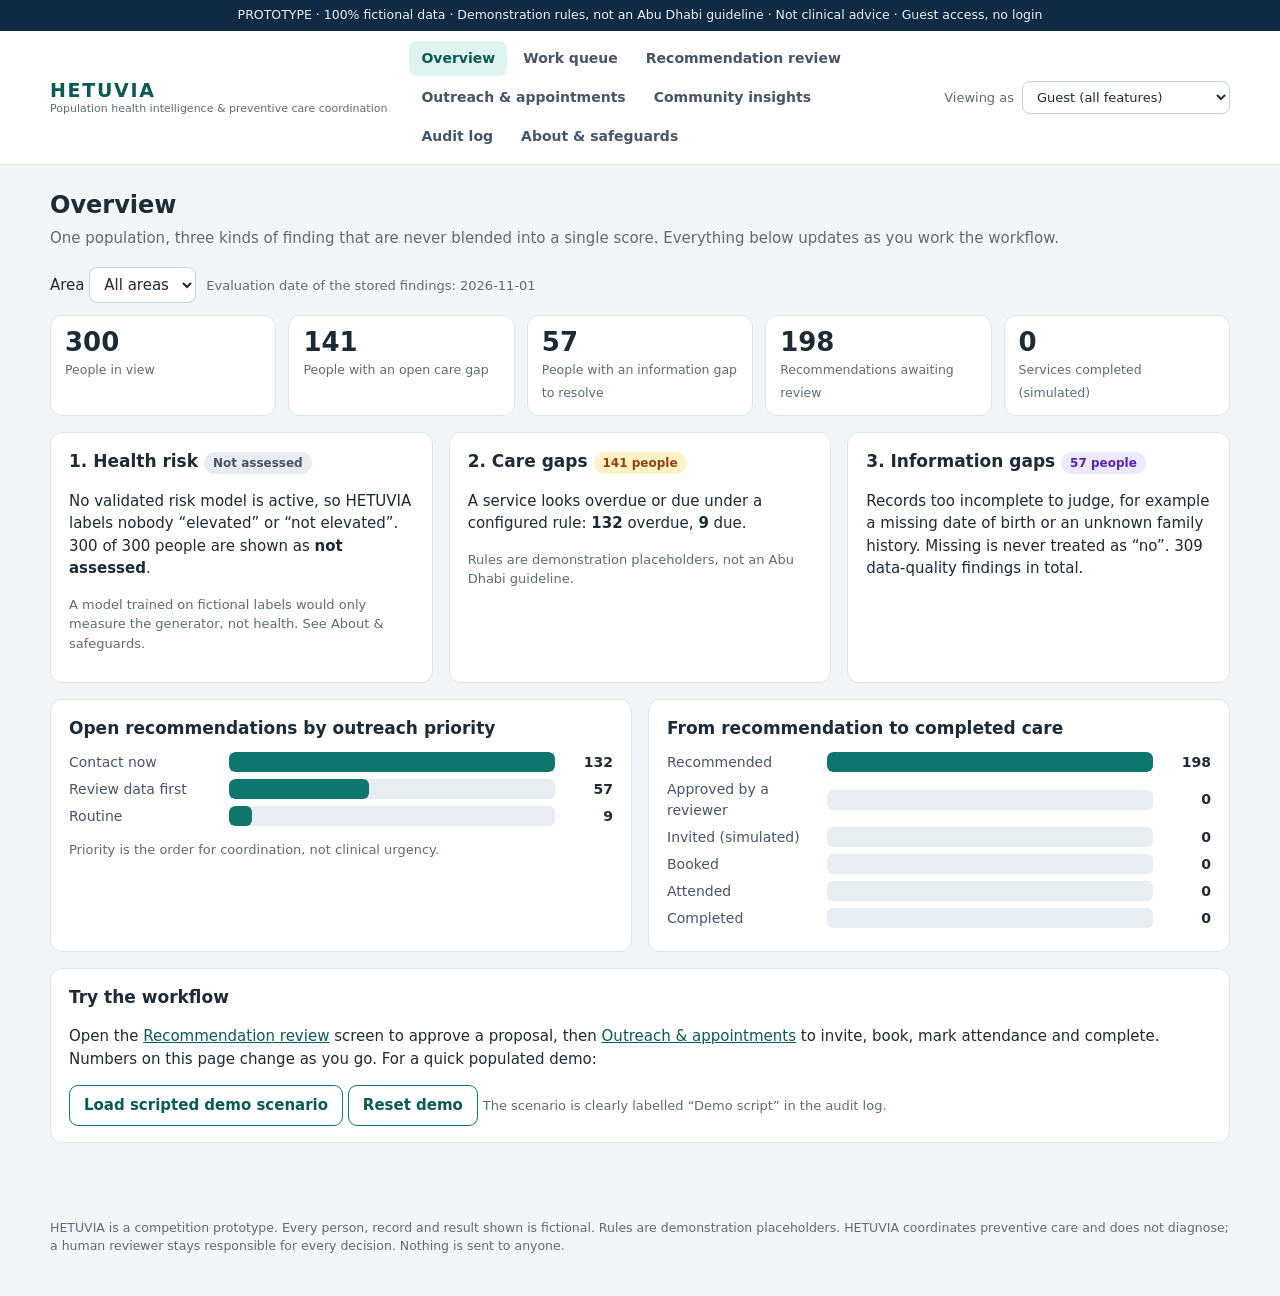
<file: docs/demo/index.html>
<!doctype html>
<html lang="en">
<head>
<meta charset="utf-8">
<meta name="viewport" content="width=device-width, initial-scale=1">
<title>HETUVIA – Preventive care coordination (prototype)</title>
<style>
:root{--bg:#f3f6f8;--card:#fff;--ink:#1c2b36;--muted:#5b6c79;--line:#dde5ea;--teal:#0f766e;--teal-d:#0b5a54;--teal-s:#dff3f0;
--amber:#92400e;--amber-s:#fef3c7;--violet:#5b21b6;--violet-s:#ede9fe;--green:#166534;--green-s:#dcfce7;--red:#b42318;--red-s:#fee4e2;
--blue:#1d4ed8;--blue-s:#dbeafe;--slate:#475569;--slate-s:#e8edf1}
*{box-sizing:border-box}
body{margin:0;font:15px/1.5 system-ui,-apple-system,"Segoe UI",Roboto,sans-serif;background:var(--bg);color:var(--ink)}
a{color:var(--teal-d)}
.banner{background:#102a43;color:#e6f0f7;font-size:12.5px;text-align:center;padding:6px 12px}
header.top{background:#fff;border-bottom:1px solid var(--line);position:sticky;top:0;z-index:5}
.top-in{max-width:1220px;margin:0 auto;display:flex;align-items:center;gap:22px;padding:10px 20px;flex-wrap:wrap}
.brand{font-weight:800;letter-spacing:.09em;color:var(--teal-d);font-size:19px;line-height:1.1}
.brand small{display:block;font-weight:500;letter-spacing:0;color:var(--muted);font-size:11px;margin-top:2px}
nav{display:flex;gap:4px;flex-wrap:wrap;flex:1}
nav a{padding:7px 12px;border-radius:8px;text-decoration:none;color:var(--slate);font-weight:600;font-size:14px}
nav a:hover{background:var(--slate-s)}
nav a.on{background:var(--teal-s);color:var(--teal-d)}
.role{display:flex;align-items:center;gap:8px;font-size:13px;color:var(--muted)}
select,input[type=text],textarea{font:inherit;padding:7px 10px;border:1px solid #c5d1d9;border-radius:8px;background:#fff;color:var(--ink)}
textarea{width:100%;min-height:72px;resize:vertical}
main{max-width:1220px;margin:0 auto;padding:22px 20px 60px}
h1{font-size:24px;margin:0 0 4px}
h2{font-size:17px;margin:0 0 10px}
h3{font-size:15px;margin:14px 0 6px}
.sub{color:var(--muted);margin:0 0 18px}
.card{background:var(--card);border:1px solid var(--line);border-radius:12px;padding:16px 18px;margin-bottom:16px}
.grid{display:grid;gap:16px}
.g2{grid-template-columns:repeat(auto-fit,minmax(340px,1fr))}
.g3{grid-template-columns:repeat(auto-fit,minmax(300px,1fr))}
.kpis{display:grid;gap:12px;grid-template-columns:repeat(auto-fit,minmax(170px,1fr));margin-bottom:16px}
.kpi{background:#fff;border:1px solid var(--line);border-radius:12px;padding:12px 14px}
.kpi b{display:block;font-size:26px;line-height:1.15}
.kpi span{color:var(--muted);font-size:12.5px}
.chip{display:inline-block;padding:2px 9px;border-radius:999px;font-size:12px;font-weight:700;white-space:nowrap}
.chip.amber{background:var(--amber-s);color:var(--amber)}.chip.violet{background:var(--violet-s);color:var(--violet)}
.chip.slate{background:var(--slate-s);color:var(--slate)}.chip.green{background:var(--green-s);color:var(--green)}
.chip.red{background:var(--red-s);color:var(--red)}.chip.blue{background:var(--blue-s);color:var(--blue)}.chip.teal{background:var(--teal-s);color:var(--teal-d)}
table{border-collapse:collapse;width:100%}
th,td{text-align:left;padding:8px 10px;border-bottom:1px solid var(--line);vertical-align:top;font-size:14px}
th{font-size:12px;text-transform:uppercase;letter-spacing:.04em;color:var(--muted);background:#fafcfd}
tr.clickable{cursor:pointer}tr.clickable:hover td{background:#f5fbfa}
table.kv td:first-child{color:var(--muted);width:38%}
table.kv td{border-bottom:1px dashed var(--line);padding:5px 6px}
.filters{display:flex;gap:10px;flex-wrap:wrap;align-items:center;margin-bottom:12px}
.btn{font:inherit;font-weight:700;border:1px solid var(--teal);background:var(--teal);color:#fff;padding:8px 14px;border-radius:9px;cursor:pointer}
.btn:hover{background:var(--teal-d)}
.btn.ghost{background:#fff;color:var(--teal-d)}.btn.ghost:hover{background:var(--teal-s)}
.btn.warn{background:#fff;color:var(--amber);border-color:#d9a441}.btn.danger{background:#fff;color:var(--red);border-color:#e0a09a}
.btn[disabled]{opacity:.45;cursor:not-allowed}
.btn.sm{padding:4px 10px;font-size:13px}
.split{display:grid;grid-template-columns:340px 1fr;gap:16px;align-items:start}
@media(max-width:860px){.split{grid-template-columns:1fr}}
.list{max-height:640px;overflow:auto}
.item{padding:10px 12px;border-bottom:1px solid var(--line);cursor:pointer}
.item:hover{background:#f5fbfa}.item.sel{background:var(--teal-s)}
.item small{color:var(--muted);display:block}
.note{background:#f8fafb;border-left:4px solid var(--teal);padding:9px 12px;border-radius:6px;margin:8px 0;font-size:14px}
.note.warn{border-color:#d9a441;background:#fffaf0}.note.viol{border-color:#8b5cf6;background:#faf7ff}
.muted{color:var(--muted)}.small{font-size:13px}
.bar{display:flex;align-items:center;gap:10px;margin:6px 0;font-size:14px}
.bar .lab{width:150px;color:var(--slate)}
.bar .track{flex:1;background:var(--slate-s);border-radius:6px;height:20px;overflow:hidden}
.bar .fill{height:100%;background:var(--teal);border-radius:6px}
.bar .val{width:48px;text-align:right;font-weight:700}
.steps{display:flex;gap:6px;flex-wrap:wrap;margin:6px 0 14px}
.step{padding:5px 11px;border-radius:999px;background:var(--slate-s);color:var(--slate);font-size:13px;font-weight:700}
.step.done{background:var(--green-s);color:var(--green)}.step.now{background:var(--teal);color:#fff}
.tl{border-left:3px solid var(--line);margin-left:6px;padding-left:14px}
.tl .ev{position:relative;padding:5px 0 8px}
.tl .ev:before{content:"";position:absolute;left:-21px;top:11px;width:10px;height:10px;border-radius:50%;background:#9db3c0}
.tl .ev.miss:before{background:#8b5cf6}
.tl .d{font-weight:700;font-size:13px;color:var(--slate)}
.pager{display:flex;gap:10px;align-items:center;margin-top:10px}
.empty{color:var(--muted);padding:18px;text-align:center}
pre{background:#f6f8fa;border:1px solid var(--line);padding:10px;border-radius:8px;overflow:auto;font-size:12px;max-height:260px}
footer{max-width:1220px;margin:0 auto;padding:0 20px 40px;color:var(--muted);font-size:12.5px}
#toast{position:fixed;bottom:18px;left:50%;transform:translateX(-50%);background:#102a43;color:#fff;padding:10px 16px;border-radius:10px;display:none;z-index:20;max-width:90vw}
#toast.bad{background:var(--red)}
.msg{background:#f3f8ff;border:1px dashed #9dbbe8;border-radius:10px;padding:10px 12px;white-space:pre-wrap;font-size:14px}
label.inline{display:flex;gap:8px;align-items:flex-start;margin:8px 0;font-size:14px}
.slot{display:inline-block;margin:4px 6px 4px 0}
.slot input{margin-right:5px}
</style>
</head>
<body>
<div class="banner">PROTOTYPE &middot; 100% fictional data &middot; Demonstration rules, not an Abu Dhabi guideline &middot; Not clinical advice &middot; Guest access, no login</div>
<header class="top"><div class="top-in">
  <div class="brand">HETUVIA<small>Population health intelligence &amp; preventive care coordination</small></div>
  <nav id="nav"></nav>
  <div class="role"><label for="role">Viewing as</label><select id="role"></select></div>
</div></header>
<main id="app"><div class="card">Loading&hellip;</div></main>
<footer>HETUVIA is a competition prototype. Every person, record and result shown is fictional. Rules are demonstration placeholders. HETUVIA coordinates preventive care and does not diagnose; a human reviewer stays responsible for every decision. Nothing is sent to anyone.</footer>
<div id="toast"></div>
<noscript>This page needs JavaScript.</noscript>
<script src="data.js"></script>
<script>
(function () {
'use strict';
const D = window.HETUVIA_DATA;
const app = document.getElementById('app');
if (!D) { app.innerHTML = '<div class="card"><h2>Data file not found</h2><p>data.js must sit next to index.html. See the README for the export command.</p></div>'; return; }

/* ---------- constants ---------- */
const EVAL = new Date(D.meta.evaluated_on + 'T00:00:00Z');
const MIN_CELL = 5, MIN_DENOM = 10, PAGE = 25;
const PRIORITY = {
  contact_now: { label: 'Contact now', cls: 'amber', rank: 0 },
  review_data_first: { label: 'Review data first', cls: 'violet', rank: 1 },
  routine: { label: 'Routine', cls: 'slate', rank: 2 }
};
const STATUS = {
  pending_review: { label: 'Pending review', cls: 'slate' }, approved: { label: 'Approved', cls: 'green' },
  deferred: { label: 'Deferred', cls: 'amber' }, rejected: { label: 'Rejected', cls: 'red' },
  closed: { label: 'Closed (gap closed)', cls: 'blue' }, completed: { label: 'Completed', cls: 'blue' }
};
const STAGES = ['not_started', 'invited', 'booked', 'attended', 'completed'];
const STAGE_LABEL = { not_started: 'Approved', invited: 'Invited', booked: 'Booked', attended: 'Attended', missed: 'Missed (recall)', completed: 'Completed' };
const STATE_TEXT = {
  present: 'Present', explicitly_absent: 'Explicitly absent (documented)', unknown: 'Unknown \u2014 not recorded',
  not_collected: 'Not collected', not_applicable: 'Not applicable', stale: 'Stale'
};
const OBS_LABEL = { height: 'Height', weight: 'Weight', systolic_blood_pressure: 'Systolic blood pressure' };
const ROLES = {
  guest: { label: 'Guest (all features)', actor: 'Guest user', can: { review: 1, outreach: 1, reset: 1 } },
  reviewer: { label: 'Clinical reviewer', actor: 'Dr Demo Reviewer', can: { review: 1 } },
  coordinator: { label: 'Outreach coordinator', actor: 'Sam Demo Coordinator', can: { outreach: 1 } },
  analyst: { label: 'Population health analyst', actor: 'Analyst Demo', can: {} },
  admin: { label: 'System administrator', actor: 'Admin Demo', can: { reset: 1 } }
};
const NAV = [['overview', 'Overview'], ['queue', 'Work queue'], ['review', 'Recommendation review'], ['outreach', 'Outreach & appointments'], ['insights', 'Community insights'], ['audit', 'Audit log'], ['about', 'About & safeguards']];

/* ---------- helpers ---------- */
const esc = s => String(s == null ? '' : s).replace(/[&<>"']/g, c => ({ '&': '&amp;', '<': '&lt;', '>': '&gt;', '"': '&quot;', "'": '&#39;' }[c]));
const chip = (t, c) => '<span class="chip ' + (c || 'slate') + '">' + esc(t) + '</span>';
const nice = s => { s = String(s || '').replace(/^demo_/, '').replace(/_/g, ' '); return s.charAt(0).toUpperCase() + s.slice(1); };
const short = t => String(t || '').replace(/ \(demonstration\)$/, '');
const stateText = s => STATE_TEXT[s] || nice(s);
function ageOn(dob) {
  if (!dob) return null;
  const y = +dob.slice(0, 4), m = +dob.slice(5, 7), d = +dob.slice(8, 10);
  let a = EVAL.getUTCFullYear() - y;
  const em = EVAL.getUTCMonth() + 1, ed = EVAL.getUTCDate();
  if (em < m || (em === m && ed < d)) a--;
  return a;
}
const kv = rows => '<table class="kv">' + rows.map(r => '<tr><td>' + esc(r[0]) + '</td><td>' + (r[2] ? r[1] : esc(r[1] == null ? '\u2014' : r[1])) + '</td></tr>').join('') + '</table>';
const cell = n => (n > 0 && n < MIN_CELL) ? '<' + MIN_CELL : String(n);
const rate = (n, d) => d < MIN_DENOM ? 'n/a (n<' + MIN_DENOM + ')' : (n > 0 && n < MIN_CELL) ? 'suppressed' : Math.round(100 * n / d) + '%';
const rateNum = (n, d) => (d < MIN_DENOM || (n > 0 && n < MIN_CELL)) ? null : 100 * n / d;
function toast(msg, bad) {
  const t = document.getElementById('toast');
  t.textContent = msg; t.className = bad ? 'bad' : ''; t.style.display = 'block';
  clearTimeout(toast.h); toast.h = setTimeout(() => { t.style.display = 'none'; }, 3200);
}

/* ---------- data ---------- */
const PEOPLE = D.people, BY_ID = {}, RECS = [], REC = {};
PEOPLE.forEach(p => {
  BY_ID[p.id] = p; p.age = ageOn(p.dob);
  p.recs.forEach(r => { r.pid = p.id; RECS.push(r); REC[r.id] = r; });
});
const AREAS = Array.from(new Set(PEOPLE.map(p => p.area))).sort();
const LANGS = Array.from(new Set(PEOPLE.map(p => p.language || 'unknown'))).sort();

/* ---------- state (kept in this browser only) ---------- */
const KEY = 'hetuvia-demo-state-v3';
const blank = () => ({ sig: D.meta.generated_at, role: 'guest', decisions: {}, outreach: {}, audit: [] });
let S;
try { S = JSON.parse(localStorage.getItem(KEY)); } catch (e) { S = null; }
if (!S || S.sig !== D.meta.generated_at || !ROLES[S.role]) S = blank();
const save = () => { try { localStorage.setItem(KEY, JSON.stringify(S)); } catch (e) { /* storage may be blocked; the demo still works */ } };
const F = { area: 'all', q: '', priority: 'all', kind: 'all', status: 'all', page: 0, rpriority: 'all', reviewSel: null, outSel: null };

const can = a => !!ROLES[S.role].can[a];
const whoNow = () => ({ actor: ROLES[S.role].actor, role: ROLES[S.role].label });
function logAudit(w, action, r, detail) {
  S.audit.push({ t: new Date().toISOString(), actor: w.actor, role: w.role, action: action, rec: r ? r.id : null, pid: r ? r.pid : null, detail: detail || '' });
}
function recStatus(r) {
  const o = S.outreach[r.id];
  if (o && o.completedAt) return 'completed';
  const d = S.decisions[r.id];
  return d ? d.status : r.status;
}
const isOpen = r => { const s = recStatus(r); return s === 'pending_review' || s === 'approved' || s === 'deferred'; };
function stageOf(r) {
  const o = S.outreach[r.id];
  if (!o) return 'not_started';
  if (o.completedAt) return 'completed';
  if (o.attendance === 'attended') return 'attended';
  if (o.attendance === 'missed') return 'missed';
  if (o.booking) return 'booked';
  if (o.invitedAt) return 'invited';
  return 'not_started';
}
const topPriority = list => list.reduce((best, r) => (!best || PRIORITY[r.priority].rank < PRIORITY[best].rank) ? r.priority : best, null);

/* ---------- workflow actions (each returns an error string or null) ---------- */
function doDecision(r, decision, note, w) {
  const st = recStatus(r);
  if (st !== 'pending_review' && st !== 'deferred') return 'This recommendation is ' + STATUS[st].label.toLowerCase() + ' and cannot be reviewed.';
  note = (note || '').trim();
  if ((decision === 'defer' || decision === 'reject') && !note) return 'A note is required to defer or reject.';
  S.decisions[r.id] = { status: { approve: 'approved', defer: 'deferred', reject: 'rejected' }[decision], reviewer: w.actor, note: note, at: new Date().toISOString() };
  logAudit(w, 'recommendation_' + decision, r, note ? 'Note: ' + note : '');
  save(); return null;
}
function doInvite(r, channel, consent, w) {
  if (recStatus(r) !== 'approved') return 'Only approved recommendations can be followed up.';
  if (stageOf(r) !== 'not_started') return 'An invitation already exists.';
  if (!consent) return 'Confirm the consent and contact-preference check first.';
  const now = new Date().toISOString(), p = BY_ID[r.pid];
  S.outreach[r.id] = { channel: channel, language: p.language || null, consentAt: now, invitedAt: now,
    events: [{ t: now, type: 'Invitation (simulated)', detail: channel + ' - nothing was sent' }] };
  logAudit(w, 'invitation_simulated', r, channel); save(); return null;
}
function doBook(r, slot, w) {
  const st = stageOf(r), o = S.outreach[r.id];
  if (st !== 'invited' && st !== 'missed') return 'Send an invitation first.';
  if (!slot) return 'Choose a slot.';
  const now = new Date().toISOString();
  o.booking = { slot: slot }; o.bookedAt = o.bookedAt || now; o.attendance = null;
  o.events.push({ t: now, type: 'Appointment booked (simulated)', detail: slot });
  logAudit(w, 'appointment_booked', r, slot); save(); return null;
}
function doAttendance(r, result, w) {
  const o = S.outreach[r.id];
  if (stageOf(r) !== 'booked') return 'Book an appointment first.';
  const now = new Date().toISOString();
  if (result === 'attended') {
    o.attendance = 'attended'; o.attendedAt = now;
    o.events.push({ t: now, type: 'Attended', detail: o.booking.slot });
  } else {
    o.attendance = 'missed'; o.missedCount = (o.missedCount || 0) + 1;
    o.events.push({ t: now, type: 'Missed - recall started', detail: o.booking.slot });
    o.booking = null;
  }
  logAudit(w, 'attendance_' + result, r, ''); save(); return null;
}
function doComplete(r, w) {
  const o = S.outreach[r.id];
  if (stageOf(r) !== 'attended') return 'The person must attend first.';
  const now = new Date().toISOString();
  o.completedAt = now; o.events.push({ t: now, type: 'Service completed and recorded', detail: 'Gap closed' });
  logAudit(w, 'service_completed', r, 'Recommendation closed by completion'); save(); return null;
}
function runScenario() {
  S = blank(); save();
  const w = { actor: 'Demo script', role: 'Scripted demo' };
  const by = (a, b) => a.pid < b.pid ? -1 : a.pid > b.pid ? 1 : 0;
  const service = RECS.filter(r => r.kind === 'service' && r.priority === 'contact_now').sort(by);
  const info = RECS.filter(r => r.kind === 'information').sort(by);
  const slots = makeSlots();
  service.slice(0, 40).forEach((r, i) => {
    doDecision(r, 'approve', '', w);
    if (i < 32) doInvite(r, i % 3 === 0 ? 'Phone call' : 'SMS', true, w);
    if (i < 26) doBook(r, slots[i % slots.length].value, w);
    if (i < 22) {
      if (i % 6 === 5) { doAttendance(r, 'missed', w); if (i % 12 === 5) doBook(r, slots[(i + 2) % slots.length].value, w); }
      else doAttendance(r, 'attended', w);
    }
    if (i < 16 && S.outreach[r.id] && S.outreach[r.id].attendance === 'attended') doComplete(r, w);
  });
  service.slice(40, 46).forEach((r, i) => { if (i < 3) doDecision(r, 'defer', 'Waiting for the family to confirm availability.', w); else if (i < 5) doDecision(r, 'reject', 'Duplicate of an existing booking.', w); else doDecision(r, 'approve', '', w); });
  info.slice(0, 12).forEach(r => doDecision(r, 'approve', '', w));
  save();
}
function makeSlots() {
  const out = [], times = ['09:00', '11:30', '14:00'];
  const d = new Date(EVAL.getTime() + 7 * 86400000);
  while (out.length < 9) {
    const wd = d.getUTCDay();
    if (wd !== 0 && wd !== 6) { // simulated clinic works Monday to Friday
      times.forEach(t => { if (out.length < 9) { const iso = d.toISOString().slice(0, 10); out.push({ value: iso + ' ' + t, label: d.toUTCString().slice(0, 11) + ' ' + t }); } });
    }
    d.setUTCDate(d.getUTCDate() + 1);
  }
  return out;
}

/* ---------- views ---------- */
function funnel(recs) {
  const f = { total: recs.length, approved: 0, invited: 0, booked: 0, attended: 0, completed: 0 };
  recs.forEach(r => {
    const st = recStatus(r), o = S.outreach[r.id] || {};
    if (st === 'approved' || st === 'completed') f.approved++;
    if (o.invitedAt) f.invited++; if (o.bookedAt) f.booked++; if (o.attendedAt) f.attended++; if (o.completedAt) f.completed++;
  });
  return f;
}
const bars = (items, max) => items.map(i => '<div class="bar"><div class="lab">' + esc(i[0]) + '</div><div class="track"><div class="fill" style="width:' + (max ? Math.max(i[1] ? 2 : 0, Math.round(100 * i[1] / max)) : 0) + '%"></div></div><div class="val">' + i[1] + '</div></div>').join('');

function viewOverview() {
  const ppl = PEOPLE.filter(p => F.area === 'all' || p.area === F.area);
  const recs = []; ppl.forEach(p => p.recs.forEach(r => recs.push(r)));
  const cnt = { pending_review: 0, approved: 0, deferred: 0, rejected: 0, closed: 0, completed: 0 };
  recs.forEach(r => { cnt[recStatus(r)]++; });
  const careP = new Set(), infoP = new Set(); let overdue = 0, due = 0;
  recs.forEach(r => {
    if (!isOpen(r)) return;
    if (r.kind === 'service') { careP.add(r.pid); if (r.priority === 'contact_now') overdue++; else due++; } else infoP.add(r.pid);
  });
  const pri = { contact_now: 0, review_data_first: 0, routine: 0 };
  recs.forEach(r => { if (isOpen(r)) pri[r.priority]++; });
  const f = funnel(recs);
  const dqTotal = ppl.reduce((n, p) => n + p.dq.length, 0);
  return `<h1>Overview</h1>
  <p class="sub">One population, three kinds of finding that are never blended into a single score. Everything below updates as you work the workflow.</p>
  <div class="filters"><label>Area <select data-filter="area"><option value="all">All areas</option>${AREAS.map(a => '<option' + (F.area === a ? ' selected' : '') + '>' + a + '</option>').join('')}</select></label>
  <span class="muted small">Evaluation date of the stored findings: ${esc(D.meta.evaluated_on)}</span></div>
  <div class="kpis">
    <div class="kpi"><b>${ppl.length}</b><span>People in view</span></div>
    <div class="kpi"><b>${careP.size}</b><span>People with an open care gap</span></div>
    <div class="kpi"><b>${infoP.size}</b><span>People with an information gap to resolve</span></div>
    <div class="kpi"><b>${cnt.pending_review + cnt.deferred}</b><span>Recommendations awaiting review</span></div>
    <div class="kpi"><b>${f.completed}</b><span>Services completed (simulated)</span></div>
  </div>
  <div class="grid g3">
    <div class="card"><h2>1. Health risk ${chip('Not assessed', 'slate')}</h2>
      <p>No validated risk model is active, so HETUVIA labels nobody &ldquo;elevated&rdquo; or &ldquo;not elevated&rdquo;. ${ppl.length} of ${ppl.length} people are shown as <b>not assessed</b>.</p>
      <p class="muted small">A model trained on fictional labels would only measure the generator, not health. See About &amp; safeguards.</p></div>
    <div class="card"><h2>2. Care gaps ${chip(careP.size + ' people', 'amber')}</h2>
      <p>A service looks overdue or due under a configured rule: <b>${overdue}</b> overdue, <b>${due}</b> due.</p>
      <p class="muted small">Rules are demonstration placeholders, not an Abu Dhabi guideline.</p></div>
    <div class="card"><h2>3. Information gaps ${chip(infoP.size + ' people', 'violet')}</h2>
      <p>Records too incomplete to judge, for example a missing date of birth or an unknown family history. Missing is never treated as &ldquo;no&rdquo;. ${dqTotal} data-quality findings in total.</p></div>
  </div>
  <div class="grid g2">
    <div class="card"><h2>Open recommendations by outreach priority</h2>
      ${bars([['Contact now', pri.contact_now], ['Review data first', pri.review_data_first], ['Routine', pri.routine]], Math.max(1, pri.contact_now, pri.review_data_first, pri.routine))}
      <p class="muted small">Priority is the order for coordination, not clinical urgency.</p></div>
    <div class="card"><h2>From recommendation to completed care</h2>
      ${bars([['Recommended', f.total], ['Approved by a reviewer', f.approved], ['Invited (simulated)', f.invited], ['Booked', f.booked], ['Attended', f.attended], ['Completed', f.completed]], Math.max(1, f.total))}</div>
  </div>
  <div class="card"><h2>Try the workflow</h2>
    <p>Open the <a href="#/review">Recommendation review</a> screen to approve a proposal, then <a href="#/outreach">Outreach &amp; appointments</a> to invite, book, mark attendance and complete. Numbers on this page change as you go. For a quick populated demo:</p>
    <button class="btn ghost" data-act="scenario">Load scripted demo scenario</button>
    <button class="btn ghost" data-act="reset" ${can('reset') ? '' : 'disabled'}>Reset demo</button>
    <span class="muted small"> The scenario is clearly labelled &ldquo;Demo script&rdquo; in the audit log.</span></div>`;
}

function queueRows() {
  const rows = [];
  PEOPLE.forEach(p => {
    if (!p.recs.length) return;
    if (F.area !== 'all' && p.area !== F.area) return;
    if (F.q && p.id.toLowerCase().indexOf(F.q.toLowerCase()) < 0) return;
    const recs = p.recs.filter(r => (F.priority === 'all' || r.priority === F.priority) && (F.kind === 'all' || r.kind === F.kind) && (F.status === 'all' || recStatus(r) === F.status));
    if (!recs.length) return;
    const open = recs.filter(isOpen);
    const cat = open.length ? topPriority(open) : null;
    rows.push({ p: p, recs: recs, cat: cat, rank: cat ? PRIORITY[cat].rank : 9 });
  });
  rows.sort((a, b) => a.rank - b.rank || (a.p.id < b.p.id ? -1 : 1));
  return rows;
}
function drawQueue() {
  const box = document.getElementById('qtable'); if (!box) return;
  const rows = queueRows(), pages = Math.max(1, Math.ceil(rows.length / PAGE));
  if (F.page >= pages) F.page = pages - 1;
  const slice = rows.slice(F.page * PAGE, F.page * PAGE + PAGE);
  box.innerHTML = rows.length ? `<table><thead><tr><th>Person</th><th>Age</th><th>Area</th><th>Queue category</th><th>Recommendations</th></tr></thead><tbody>${slice.map(r =>
    `<tr class="clickable" data-act="open-person" data-id="${esc(r.p.id)}"><td><b>${esc(r.p.id)}</b></td><td>${r.p.age == null ? chip('Unknown', 'violet') : r.p.age}</td><td>${esc(r.p.area)}</td>
    <td>${r.cat ? chip(PRIORITY[r.cat].label, PRIORITY[r.cat].cls) : chip('No open item', 'slate')}</td>
    <td>${r.recs.map(x => chip(short(x.pathway_title) + ' \u00b7 ' + STATUS[recStatus(x)].label, STATUS[recStatus(x)].cls)).join(' ')}</td></tr>`).join('')}</tbody></table>
    <div class="pager"><button class="btn ghost sm" data-act="page" data-page="${F.page - 1}" ${F.page === 0 ? 'disabled' : ''}>Previous</button><span class="muted small">Page ${F.page + 1} of ${pages} &middot; ${rows.length} people</span><button class="btn ghost sm" data-act="page" data-page="${F.page + 1}" ${F.page >= pages - 1 ? 'disabled' : ''}>Next</button></div>`
    : '<div class="empty">No people match these filters.</div>';
}
function viewQueue() {
  const opt = (key, items) => items.map(i => `<option value="${i[0]}"${F[key] === i[0] ? ' selected' : ''}>${esc(i[1])}</option>`).join('');
  return `<h1>Work queue</h1><p class="sub">People grouped by the reason they need attention. ${PEOPLE.filter(p => p.recs.length).length} of ${PEOPLE.length} people have at least one recommendation; the rest are up to date or not eligible.</p>
  <div class="card"><div class="filters">
    <input type="text" placeholder="Search person ID" value="${esc(F.q)}" data-filter="q" aria-label="Search person ID">
    <select data-filter="priority">${opt('priority', [['all', 'Any priority'], ['contact_now', 'Contact now'], ['review_data_first', 'Review data first'], ['routine', 'Routine']])}</select>
    <select data-filter="kind">${opt('kind', [['all', 'Any reason'], ['service', 'Care gap'], ['information', 'Information gap']])}</select>
    <select data-filter="status">${opt('status', [['all', 'Any status'], ['pending_review', 'Pending review'], ['approved', 'Approved'], ['deferred', 'Deferred'], ['rejected', 'Rejected'], ['completed', 'Completed']])}</select>
    <select data-filter="area"><option value="all">All areas</option>${AREAS.map(a => '<option' + (F.area === a ? ' selected' : '') + '>' + a + '</option>').join('')}</select>
  </div><div id="qtable"></div></div>`;
}

function gapBlock(g) {
  const e = g.evidence || {};
  const col = g.outcome === 'overdue' ? 'amber' : g.outcome === 'due' ? 'blue' : g.outcome === 'not_assessable' ? 'violet' : 'slate';
  return `<div class="note ${g.outcome === 'not_assessable' ? 'viol' : 'warn'}"><b>${esc(g.rule_id)} v${esc(g.rule_version)}</b> ${chip(nice(g.outcome), col)}<br>${esc(g.message)}
  ${kv([['Age at evaluation', g.age == null ? 'unknown' : g.age], ['Last completed', g.last || 'never recorded'], ['Next due', g.due || 'not computed'], ['Completed without a date', e.undated_completed_count == null ? 0 : e.undated_completed_count], ['Why not assessed', e.reason || null], ['Rule status', e.rule_status || 'demonstration']])}
  <div class="muted small">${esc(e.rule_source || '')}</div></div>`;
}
function viewPerson(id) {
  const p = BY_ID[id];
  if (!p) return '<div class="card"><h2>Person not found</h2><a href="#/queue">Back to the work queue</a></div>';
  const dqBy = {}; p.dq.forEach(d => { (dqBy[d.subject_id] = dqBy[d.subject_id] || []).push(d); });
  const careGaps = p.gaps.filter(g => g.outcome === 'overdue' || g.outcome === 'due');
  const infoGaps = p.gaps.filter(g => g.outcome === 'not_assessable');
  const ev = [];
  p.encounters.forEach(e => ev.push({ d: e.date, k: 'Encounter', t: nice(e.type) + ' \u2014 ' + nice(e.status), miss: false, f: dqBy[e.id] || [] }));
  p.observations.forEach(o => ev.push({ d: o.date, k: 'Measurement', t: (OBS_LABEL[o.type] || nice(o.type)) + ': ' + (o.state === 'present' ? o.value + ' ' + o.unit : stateText(o.state)), miss: o.state !== 'present', f: dqBy[o.id] || [] }));
  p.screenings.forEach(s => ev.push({ d: s.completed || s.due || '', k: 'Screening', t: nice(s.type) + ' \u2014 ' + nice(s.status) + (s.completed ? ' on ' + s.completed : s.status === 'completed' ? ' (completion date missing)' : s.due ? ' (due ' + s.due + ')' : ' (no due date)'), miss: (s.status === 'completed' && !s.completed) || !s.due, f: dqBy[s.id] || [] }));
  ev.sort((a, b) => (b.d || '').localeCompare(a.d || ''));
  const hist = S.audit.filter(a => a.pid === p.id).slice().reverse();
  return `<p><a href="#/queue">&larr; Work queue</a></p>
  <h1>Person ${esc(p.id)}</h1>
  <p class="sub">${p.age == null ? chip('Age unknown', 'violet') : 'Age ' + p.age} &middot; ${esc(p.sex || 'sex not recorded')} &middot; area ${esc(p.area)} &middot; language ${p.language ? esc(p.language) : chip('unknown', 'violet')} &middot; status ${esc(p.status)}</p>
  <div class="grid g3">
    <div class="card"><h2>Health risk ${chip('Not assessed', 'slate')}</h2><p class="small">No validated risk model is active. HETUVIA never labels a person &ldquo;elevated&rdquo; without one.</p></div>
    <div class="card"><h2>Care gap ${careGaps.length ? chip(careGaps.length + ' open', 'amber') : chip('None stored', 'green')}</h2>
      ${careGaps.length ? careGaps.map(gapBlock).join('') : '<p class="small">For every rule in effect this person is up to date or not eligible.</p>'}</div>
    <div class="card"><h2>Information gap ${(infoGaps.length || p.dq.length) ? chip((infoGaps.length + p.dq.length) + ' findings', 'violet') : chip('None', 'green')}</h2>
      ${infoGaps.map(gapBlock).join('')}
      ${p.dq.length ? '<table><tbody>' + p.dq.map(d => `<tr><td>${chip(d.rule, d.severity === 'error' ? 'red' : d.severity === 'warning' ? 'amber' : 'slate')}</td><td><b>${esc(nice(d.field))}</b>: ${esc(d.state ? stateText(d.state) : 'conflict')}<div class="muted small">${esc(d.message)}</div></td></tr>`).join('') + '</tbody></table>' : '<p class="small">No data-quality findings.</p>'}</div>
  </div>
  <div class="card"><h2>Proposed next steps</h2>${p.recs.length ? p.recs.map(r => {
    const st = recStatus(r), stg = stageOf(r);
    return `<div class="note ${r.kind === 'information' ? 'viol' : 'warn'}"><b>${esc(short(r.pathway_title))}</b> ${chip(PRIORITY[r.priority].label, PRIORITY[r.priority].cls)} ${chip(STATUS[st].label, STATUS[st].cls)} ${st === 'approved' || st === 'completed' ? chip('Outreach: ' + STAGE_LABEL[stg], 'teal') : ''}
    <ul>${r.reasons.map(x => '<li>' + esc(x) + '</li>').join('')}</ul>
    <div class="small muted">${esc(r.uncertainty)}</div>
    <p><button class="btn ghost sm" data-act="goto-review" data-rec="${r.id}">${st === 'pending_review' || st === 'deferred' ? 'Review this recommendation' : 'View in review'}</button>
    ${st === 'approved' || st === 'completed' ? `<button class="btn ghost sm" data-act="goto-outreach" data-rec="${r.id}">Open outreach</button>` : ''}</p></div>`;
  }).join('') : '<p class="muted">Nothing to recommend: no stored care gap or blocking information gap.</p>'}</div>
  <div class="grid g2">
    <div class="card"><h2>Profile fields</h2>${kv([['Date of birth', p.dob ? p.dob : stateText('unknown')], ['Preferred language', p.language ? p.language : stateText('unknown')], ['Area', p.area], ['Family history', stateText(p.family_history)], ['Encounters on file', p.encounters.length]])}
      <h3>Recorded conditions and family history</h3>${p.conditions.length ? '<table><tbody>' + p.conditions.map(c => `<tr><td>${chip(c.context === 'family_history' ? 'Family' : 'Personal', 'slate')}</td><td>${esc(c.label)} <span class="muted small">(${esc(c.code)})</span></td></tr>`).join('') + '</tbody></table><p class="muted small">Condition codes are demonstration placeholders.</p>' : '<p class="muted small">No conditions recorded. For family history, &ldquo;nothing recorded&rdquo; is shown as the stored state above, never as &ldquo;none&rdquo;.</p>'}</div>
    <div class="card"><h2>Review and outreach history</h2>${hist.length ? '<table><tbody>' + hist.map(a => `<tr><td class="small">${esc(a.t.slice(0, 16).replace('T', ' '))}</td><td><b>${esc(nice(a.action))}</b><div class="muted small">${esc(a.actor)} (${esc(a.role)}) ${esc(a.detail)}</div></td></tr>`).join('') + '</tbody></table>' : '<p class="muted small">No actions recorded for this person yet.</p>'}</div>
  </div>
  <div class="card"><h2>Timeline</h2><p class="muted small">Purple dots mark missing or unreliable information. Provenance in the full system: every row carries its source system, record ID and import time.</p>
    <div class="tl">${ev.length ? ev.map(e => `<div class="ev${e.miss || e.f.length ? ' miss' : ''}"><div class="d">${esc(e.d || 'undated')} &middot; ${esc(e.k)}</div><div>${esc(e.t)} ${e.f.map(x => chip(x.rule, 'violet')).join(' ')}</div></div>`).join('') : '<div class="empty">No events on file.</div>'}</div></div>`;
}

function evidenceHtml(r) {
  const e = r.evidence || {};
  if (r.kind === 'service') return kv([['Rule', r.rule_id + ' v' + r.rule_version], ['Outcome', nice(e.outcome)], ['Age at evaluation', e.age_years], ['Last completed', e.last_completed_on || 'never recorded'], ['Next due', e.due_date], ['Finding', e.message]]);
  const care = (e.care_gap_findings || []).map(c => '<li><b>' + esc(c.rule_id) + '</b>: ' + esc(c.message) + '</li>').join('');
  const dq = (e.data_quality_findings || []).map(d => '<li><b>' + esc(d.rule_code) + ' ' + esc(nice(d.field_name)) + '</b> (' + esc(d.field_state ? stateText(d.field_state) : 'conflict') + '): ' + esc(d.message) + '</li>').join('');
  return '<ul>' + care + dq + '</ul>';
}
function viewReview() {
  const all = RECS.filter(r => { const s = recStatus(r); return s === 'pending_review' || s === 'deferred'; });
  const list = all.filter(r => F.rpriority === 'all' || r.priority === F.rpriority)
    .sort((a, b) => PRIORITY[a.priority].rank - PRIORITY[b.priority].rank || (a.pid < b.pid ? -1 : 1));
  let sel = F.reviewSel && REC[F.reviewSel] ? REC[F.reviewSel] : null;
  if (!sel || (F.reviewSel && list.indexOf(sel) < 0)) sel = list[0] || null;
  if (sel) F.reviewSel = sel.id;
  const tab = (k, l) => `<button class="btn ${F.rpriority === k ? '' : 'ghost'} sm" data-act="rtab" data-k="${k}">${l}</button>`;
  const left = `<div class="card"><div class="filters">${tab('all', 'All (' + all.length + ')')}${tab('contact_now', 'Contact now')}${tab('review_data_first', 'Data first')}${tab('routine', 'Routine')}</div>
    <div class="list">${list.slice(0, 60).map(r => `<div class="item${sel && sel.id === r.id ? ' sel' : ''}" data-act="select-review" data-rec="${r.id}"><b>${esc(r.pid)}</b> ${chip(PRIORITY[r.priority].label, PRIORITY[r.priority].cls)}<small>${esc(short(r.pathway_title))}${recStatus(r) === 'deferred' ? ' \u00b7 deferred' : ''}</small></div>`).join('') || '<div class="empty">Nothing is waiting for review.</div>'}${list.length > 60 ? '<div class="empty small">Showing 60 of ' + list.length + '</div>' : ''}</div></div>`;
  let right;
  if (!sel) right = '<div class="card empty">All recommendations have been reviewed. Open <a href="#/outreach">Outreach &amp; appointments</a> to act on the approved ones.</div>';
  else {
    const dis = can('review') ? '' : 'disabled';
    const past = S.audit.filter(a => a.rec === sel.id).reverse();
    right = `<div class="card"><h2>${esc(short(sel.pathway_title))}</h2>
      <p>Person <a href="#/person/${esc(sel.pid)}"><b>${esc(sel.pid)}</b></a> ${chip(PRIORITY[sel.priority].label, PRIORITY[sel.priority].cls)} ${chip(STATUS[recStatus(sel)].label, STATUS[recStatus(sel)].cls)}</p>
      <h3>Why this person is proposed</h3><ul>${sel.reasons.map(x => '<li>' + esc(x) + '</li>').join('')}</ul>
      <h3>Triggering facts and rule</h3>${evidenceHtml(sel)}
      <div class="note viol"><b>Uncertainty.</b> ${esc(sel.uncertainty)}</div>
      <div class="note"><b>Why a human must review.</b> ${esc(sel.review_required)}</div>
      <h3>Your decision</h3>
      ${can('review') ? '' : '<div class="note warn">The current role (' + esc(ROLES[S.role].label) + ') cannot review. Switch &ldquo;Viewing as&rdquo; to Clinical reviewer or Guest.</div>'}
      <textarea id="note" placeholder="Reviewer note (required to defer or reject)" ${dis}></textarea>
      <p><button class="btn" data-act="decide" data-d="approve" ${dis}>Approve</button> <button class="btn warn" data-act="decide" data-d="defer" ${dis}>Defer</button> <button class="btn danger" data-act="decide" data-d="reject" ${dis}>Reject</button></p>
      ${past.length ? '<h3>Earlier decisions</h3>' + past.map(a => '<div class="small">' + esc(a.t.slice(0, 16).replace('T', ' ')) + ' &middot; ' + esc(nice(a.action)) + ' by ' + esc(a.actor) + ' ' + esc(a.detail) + '</div>').join('') : ''}</div>`;
  }
  return `<h1>Recommendation review</h1><p class="sub">Every proposal needs a human decision. Approve, defer or reject, with a note. Nothing reaches outreach until it is approved, and every decision is written to the audit log.</p><div class="split">${left}${right}</div>`;
}

function messageText(r, p) {
  const what = r.kind === 'service' ? 'your ' + short(r.pathway_title).toLowerCase() : 'a quick check of the details we hold for you (such as date of birth or family history)';
  return 'Hello, this is the HETUVIA demonstration health team.\nOur records suggest you may be due for ' + what + '. If you would like to arrange it, please reply or call the clinic and we will find a time that suits you.\nYou are free to decline, or to ask us not to contact you again.\nReference: ' + p.id + '\n[DEMO: nothing is sent]';
}
function viewOutreach() {
  const list = RECS.filter(r => recStatus(r) === 'approved').sort((a, b) => a.pid < b.pid ? -1 : 1);
  const doneCount = RECS.filter(r => recStatus(r) === 'completed').length;
  let sel = F.outSel && REC[F.outSel] && recStatus(REC[F.outSel]) !== 'pending_review' ? REC[F.outSel] : null;
  if (!sel) sel = list[0] || null;
  if (sel) F.outSel = sel.id;
  const left = `<div class="card"><h2>Approved (${list.length})</h2><div class="list">${list.slice(0, 80).map(r => `<div class="item${sel && sel.id === r.id ? ' sel' : ''}" data-act="select-outreach" data-rec="${r.id}"><b>${esc(r.pid)}</b> ${chip(STAGE_LABEL[stageOf(r)], 'teal')}<small>${esc(short(r.pathway_title))}</small></div>`).join('') || '<div class="empty">Approve something in Recommendation review first.</div>'}</div><p class="muted small">${doneCount} completed so far (closed).</p></div>`;
  let right;
  if (!sel) right = '<div class="card empty">Nothing approved yet.</div>';
  else {
    const p = BY_ID[sel.pid], st = stageOf(sel), o = S.outreach[sel.id] || {}, dis = can('outreach') ? '' : 'disabled';
    const steps = ['not_started', 'invited', 'booked', 'attended', 'completed'];
    const cur = st === 'missed' ? 1 : steps.indexOf(st);
    const stepper = '<div class="steps">' + steps.map((s, i) => `<span class="step ${i < cur ? 'done' : i === cur ? 'now' : ''}">${STAGE_LABEL[s]}</span>`).join('') + (st === 'missed' ? '<span class="step now">Recall: rebook</span>' : '') + '</div>';
    const langWarn = !p.language ? '<div class="note viol">Preferred language is not recorded. In a real deployment the message would be held until it is.</div>' : (p.language !== 'en' ? '<div class="note warn">Preferred language: ' + esc(p.language) + '. Only an English demonstration template exists; a real service would send an approved translation.</div>' : '');
    let action = '';
    if (st === 'not_started') {
      action = `${langWarn}<h3>Message preview</h3><div class="msg">${esc(messageText(sel, p))}</div>
      <label class="inline"><input type="checkbox" id="consent" ${dis}> <span>I checked this person's consent and contact preference. (This dataset holds neither, so the check is recorded by a human.)</span></label>
      <p><select id="channel" ${dis}><option>SMS</option><option>Phone call</option><option>Patient portal</option></select> <button class="btn" data-act="invite" ${dis}>Simulate invitation</button></p>`;
    } else if (st === 'invited' || st === 'missed') {
      const slots = makeSlots();
      action = `<h3>${st === 'missed' ? 'Recall: choose a new slot' : 'Choose an appointment slot (simulated)'}</h3><p>${slots.map((s, i) => `<label class="slot"><input type="radio" name="slot" value="${s.value}" ${i === 0 ? 'checked' : ''} ${dis}>${esc(s.label)}</label>`).join('')}</p><button class="btn" data-act="book" ${dis}>Book appointment</button>`;
    } else if (st === 'booked') {
      action = `<h3>Appointment</h3><p>${esc(o.booking.slot)} (simulated)</p><button class="btn" data-act="attend" data-r="attended" ${dis}>Mark attended</button> <button class="btn warn" data-act="attend" data-r="missed" ${dis}>Mark missed (start recall)</button>`;
    } else if (st === 'attended') {
      action = `<h3>Service delivered</h3><p>Record the completed service. This closes the gap and updates every dashboard.</p><button class="btn" data-act="complete" ${dis}>Record service as completed</button>`;
    } else {
      action = '<div class="note">Completed. The care gap is closed and this person leaves the open work queue.</div>';
    }
    right = `<div class="card"><h2>${esc(short(sel.pathway_title))}</h2><p>Person <a href="#/person/${esc(p.id)}"><b>${esc(p.id)}</b></a> &middot; reviewer ${esc((S.decisions[sel.id] || {}).reviewer || 'n/a')}</p>
      ${can('outreach') ? '' : '<div class="note warn">The current role (' + esc(ROLES[S.role].label) + ') cannot act on outreach. Switch &ldquo;Viewing as&rdquo; to Outreach coordinator or Guest.</div>'}
      ${stepper}${action}
      ${(o.events && o.events.length) ? '<h3>Event history</h3>' + o.events.map(e => '<div class="small">' + esc(e.t.slice(0, 16).replace('T', ' ')) + ' &middot; <b>' + esc(e.type) + '</b> ' + esc(e.detail) + '</div>').join('') : ''}</div>`;
  }
  return `<h1>Outreach &amp; appointments</h1><p class="sub">Only approved recommendations appear here. Invitations, bookings and attendance are simulated: no message is ever sent.</p><div class="split">${left}${right}</div>`;
}

function groupStats(ppl) {
  const g = { n: ppl.length, care: 0, info: 0, approved: 0, invited: 0, completed: 0 };
  ppl.forEach(p => {
    if (p.recs.some(r => r.kind === 'service')) g.care++;
    if (p.recs.some(r => r.kind === 'information')) g.info++;
    p.recs.forEach(r => { const s = recStatus(r), o = S.outreach[r.id] || {}; if (s === 'approved' || s === 'completed') g.approved++; if (o.invitedAt) g.invited++; if (o.completedAt) g.completed++; });
  });
  return g;
}
function viewInsights() {
  const overall = groupStats(PEOPLE), ovCov = rateNum(overall.invited, overall.approved);
  const mk = (title, items) => {
    const rows = items.map(it => {
      const g = groupStats(it.ppl), cov = rateNum(g.invited, g.approved);
      const low = (cov != null && ovCov != null && cov < ovCov - 15) ? ' ' + chip('lower than overall', 'amber') : '';
      return `<tr><td><b>${esc(it.label)}</b></td><td>${cell(g.n)}</td><td>${rate(g.care, g.n)}</td><td>${rate(g.info, g.n)}</td><td>${cell(g.approved)}</td><td>${cell(g.invited)}</td><td>${rate(g.invited, g.approved)}${low}</td><td>${cell(g.completed)}</td><td>${rate(g.completed, g.approved)}</td></tr>`;
    }).join('');
    return `<div class="card"><h2>${title}</h2><table><thead><tr><th>Group</th><th>People</th><th>Care-gap rate</th><th>Info-gap rate</th><th>Approved</th><th>Invited</th><th>Invitation coverage</th><th>Completed</th><th>Completion rate</th></tr></thead><tbody>${rows}
      <tr><td><b>All people</b></td><td>${overall.n}</td><td>${rate(overall.care, overall.n)}</td><td>${rate(overall.info, overall.n)}</td><td>${overall.approved}</td><td>${overall.invited}</td><td>${rate(overall.invited, overall.approved)}</td><td>${overall.completed}</td><td>${rate(overall.completed, overall.approved)}</td></tr></tbody></table></div>`;
  };
  const ageGroup = p => p.age == null ? 'Age unknown' : p.age < 18 ? 'Children (0-17)' : 'Adults (18+)';
  const groups = fn => { const m = {}; PEOPLE.forEach(p => { const k = fn(p); (m[k] = m[k] || []).push(p); }); return Object.keys(m).sort().map(k => ({ label: k, ppl: m[k] })); };
  return `<h1>Community insights</h1><p class="sub">Aggregate reach and care gaps across groups, with privacy safeguards, and a check on whether outreach is reaching groups evenly.</p>
  <div class="note"><b>Privacy rules applied.</b> Counts of 1 to ${MIN_CELL - 1} are hidden (&ldquo;&lt;${MIN_CELL}&rdquo;). Rates are shown only when the group has at least ${MIN_DENOM} people in the denominator and the count behind the rate is not itself hidden, so a rate can never reveal a suppressed count. Differences are descriptive and come from fictional data; they say nothing about real communities.</div>
  ${mk('By area', groups(p => p.area))}${mk('By age group', groups(ageGroup))}${mk('By preferred language', groups(p => p.language || 'unknown'))}
  <p class="muted small">Care-gap rate = people with a care-gap recommendation \u00f7 people in the group. Invitation coverage = invited \u00f7 approved. Completion rate = completed \u00f7 approved. All outreach figures are simulated.</p>`;
}

function viewAudit() {
  const rows = S.audit.slice().reverse().slice(0, 300);
  return `<h1>Audit log</h1><p class="sub">Who did what, and when. Append-only in the full system (PostgreSQL <code>audit_events</code>); this hosted demo keeps its log in your browser only.</p>
  <div class="card">${rows.length ? '<table><thead><tr><th>Time (UTC)</th><th>Who</th><th>Action</th><th>Record</th><th>Detail</th></tr></thead><tbody>' + rows.map(a => `<tr><td class="small">${esc(a.t.slice(0, 19).replace('T', ' '))}</td><td>${esc(a.actor)}<div class="muted small">${esc(a.role)}</div></td><td>${esc(nice(a.action))}</td><td>${a.pid ? '<a href="#/person/' + esc(a.pid) + '">' + esc(a.pid) + '</a>' : '\u2014'}</td><td class="small">${esc(a.detail)}</td></tr>`).join('') + '</tbody></table>' : '<div class="empty">No actions yet. Approve a recommendation to see the first entry.</div>'}</div>`;
}

function viewAbout() {
  return `<h1>About &amp; safeguards</h1><p class="sub">What this prototype is, what it is not, and the rules it will not break.</p>
  <div class="grid g2">
  <div class="card"><h2>What HETUVIA does</h2><p>It helps an authorised health team find people who may need preventive attention, shows exactly why, proposes a configured pathway, gets a human to decide, and tracks the follow-up to completion. It coordinates preventive care. It does not diagnose and it is not a monitor.</p>
    <p>Three findings are kept apart on purpose: <b>health risk</b>, <b>care gap</b> and <b>information gap</b>. They need different next steps, so they are never added into one opaque score.</p></div>
  <div class="card"><h2>Safeguards built in</h2><ul>
    <li><b>Fictional data only.</b> ${PEOPLE.length} generated people; no real patient information anywhere.</li>
    <li><b>Missing is never negative.</b> Unknown, not collected, stale and explicitly absent are separate states. A blank is never read as &ldquo;no&rdquo;.</li>
    <li><b>Demonstration rules.</b> Eligibility ages and intervals are labelled placeholders, not an Abu Dhabi guideline. The rule loader refuses an &ldquo;approved&rdquo; rule without a confirmed source.</li>
    <li><b>No unvalidated model.</b> Health risk reads &ldquo;Not assessed&rdquo;. No accuracy is claimed.</li>
    <li><b>Human review</b> for every recommendation, with a note for defer or reject, and an audit trail.</li>
    <li><b>Evidence on every finding:</b> rule, version, facts and time.</li>
    <li><b>Small-cell suppression</b> and denominators on group statistics.</li>
    <li><b>No real messages.</b> Invitations are simulated, behind a recorded consent check.</li></ul></div>
  <div class="card"><h2>How it is built</h2><p>Python engines (data quality, care gaps, pathways) on PostgreSQL, tested by an automated suite of 125 tests, including a check that the data-quality engine finds every gap deliberately planted in the generated population. This page is a read-only export of the engines&rsquo; output for the generated population, with the workflow (review, outreach, attendance) simulated in your browser.</p>
    <p class="muted small">Export: ${esc(D.meta.generated_at)} &middot; evaluation date ${esc(D.meta.evaluated_on)} &middot; rules ${esc(D.meta.rule_set)}.</p></div>
  <div class="card"><h2>Rules in use (demonstration)</h2>${(D.rules || []).map(r => '<h3>' + esc(r.rule_id) + ' v' + esc(r.version) + '</h3>' + kv([['Service', r.title], ['Eligible ages', r.min_age + ' to ' + r.max_age], ['Interval', r.interval_days + ' days'], ['Due window', r.lead_days + ' days early, ' + r.grace_days + ' days grace'], ['Status', r.status]]) + '<div class="muted small">' + esc(r.source) + '</div>').join('')}</div>
  </div>`;
}

/* ---------- routing and events ---------- */
let lastRoute = '';
function render() {
  const h = (location.hash || '#/overview').replace(/^#\/?/, '');
  const parts = h.split('/'), name = parts[0] || 'overview', arg = decodeURIComponent(parts.slice(1).join('/'));
  document.getElementById('nav').innerHTML = NAV.map(n => `<a href="#/${n[0]}" class="${(name === n[0] || (name === 'person' && n[0] === 'queue')) ? 'on' : ''}">${n[1]}</a>`).join('');
  const views = { overview: viewOverview, queue: viewQueue, person: () => viewPerson(arg), review: viewReview, outreach: viewOutreach, insights: viewInsights, audit: viewAudit, about: viewAbout };
  app.innerHTML = (views[name] || viewOverview)();
  if (name === 'queue') drawQueue();
  if (h !== lastRoute) { window.scrollTo(0, 0); lastRoute = h; }
}
const go = hash => { if (location.hash === hash) render(); else location.hash = hash; };

document.getElementById('role').innerHTML = Object.keys(ROLES).map(k => `<option value="${k}">${ROLES[k].label}</option>`).join('');
document.getElementById('role').value = S.role;
document.getElementById('role').addEventListener('change', e => { S.role = e.target.value; save(); render(); });
window.addEventListener('hashchange', render);

document.addEventListener('input', e => {
  const k = e.target.getAttribute && e.target.getAttribute('data-filter');
  if (k === 'q') { F.q = e.target.value; F.page = 0; drawQueue(); }
});
document.addEventListener('change', e => {
  const k = e.target.getAttribute && e.target.getAttribute('data-filter');
  if (!k || k === 'q') return;
  F[k] = e.target.value; F.page = 0;
  if ((location.hash || '').indexOf('#/queue') === 0) { drawQueue(); } else render();
});
document.addEventListener('click', e => {
  const t = e.target.closest('[data-act]'); if (!t || t.disabled) return;
  const act = t.getAttribute('data-act'), id = t.getAttribute('data-id'), rec = REC[t.getAttribute('data-rec')];
  const w = whoNow(); let err = null, ok = null;
  switch (act) {
    case 'open-person': go('#/person/' + encodeURIComponent(id)); return;
    case 'page': F.page = +t.getAttribute('data-page'); drawQueue(); return;
    case 'goto-review': F.reviewSel = rec.id; go('#/review'); return;
    case 'goto-outreach': F.outSel = rec.id; go('#/outreach'); return;
    case 'select-review': F.reviewSel = rec.id; render(); return;
    case 'select-outreach': F.outSel = rec.id; render(); return;
    case 'rtab': F.rpriority = t.getAttribute('data-k'); F.reviewSel = null; render(); return;
    case 'decide': {
      const d = t.getAttribute('data-d'), r = REC[F.reviewSel];
      if (!can('review')) { toast('This role cannot review.', true); return; }
      err = doDecision(r, d, document.getElementById('note').value, w);
      if (!err) { ok = 'Recorded: ' + d + ' for ' + r.pid + '. Written to the audit log.'; F.reviewSel = null; }
      break;
    }
    case 'invite': {
      if (!can('outreach')) { toast('This role cannot act on outreach.', true); return; }
      const r = REC[F.outSel]; err = doInvite(r, document.getElementById('channel').value, document.getElementById('consent').checked, w);
      if (!err) ok = 'Invitation simulated for ' + r.pid + '. Nothing was sent.'; break;
    }
    case 'book': {
      if (!can('outreach')) { toast('This role cannot act on outreach.', true); return; }
      const r = REC[F.outSel], pick = document.querySelector('input[name=slot]:checked');
      err = doBook(r, pick ? pick.value : '', w); if (!err) ok = 'Appointment booked (simulated).'; break;
    }
    case 'attend': {
      if (!can('outreach')) { toast('This role cannot act on outreach.', true); return; }
      const r = REC[F.outSel], res = t.getAttribute('data-r');
      err = doAttendance(r, res, w); if (!err) ok = res === 'attended' ? 'Marked attended.' : 'Marked missed. Recall started: choose a new slot.'; break;
    }
    case 'complete': {
      if (!can('outreach')) { toast('This role cannot act on outreach.', true); return; }
      const r = REC[F.outSel]; err = doComplete(r, w); if (!err) { ok = 'Service completed. The gap is closed and the dashboards have updated.'; F.outSel = null; } break;
    }
    case 'scenario': runScenario(); F.reviewSel = null; F.outSel = null; toast('Scripted demo scenario loaded (see the audit log: "Demo script").'); render(); return;
    case 'reset': if (!can('reset')) { toast('This role cannot reset the demo.', true); return; } S = blank(); save(); F.reviewSel = null; F.outSel = null; toast('Demo reset.'); render(); return;
    default: return;
  }
  if (err) toast(err, true); else { toast(ok); render(); }
});
render();
})();
</script>
</body>
</html>
</file>
